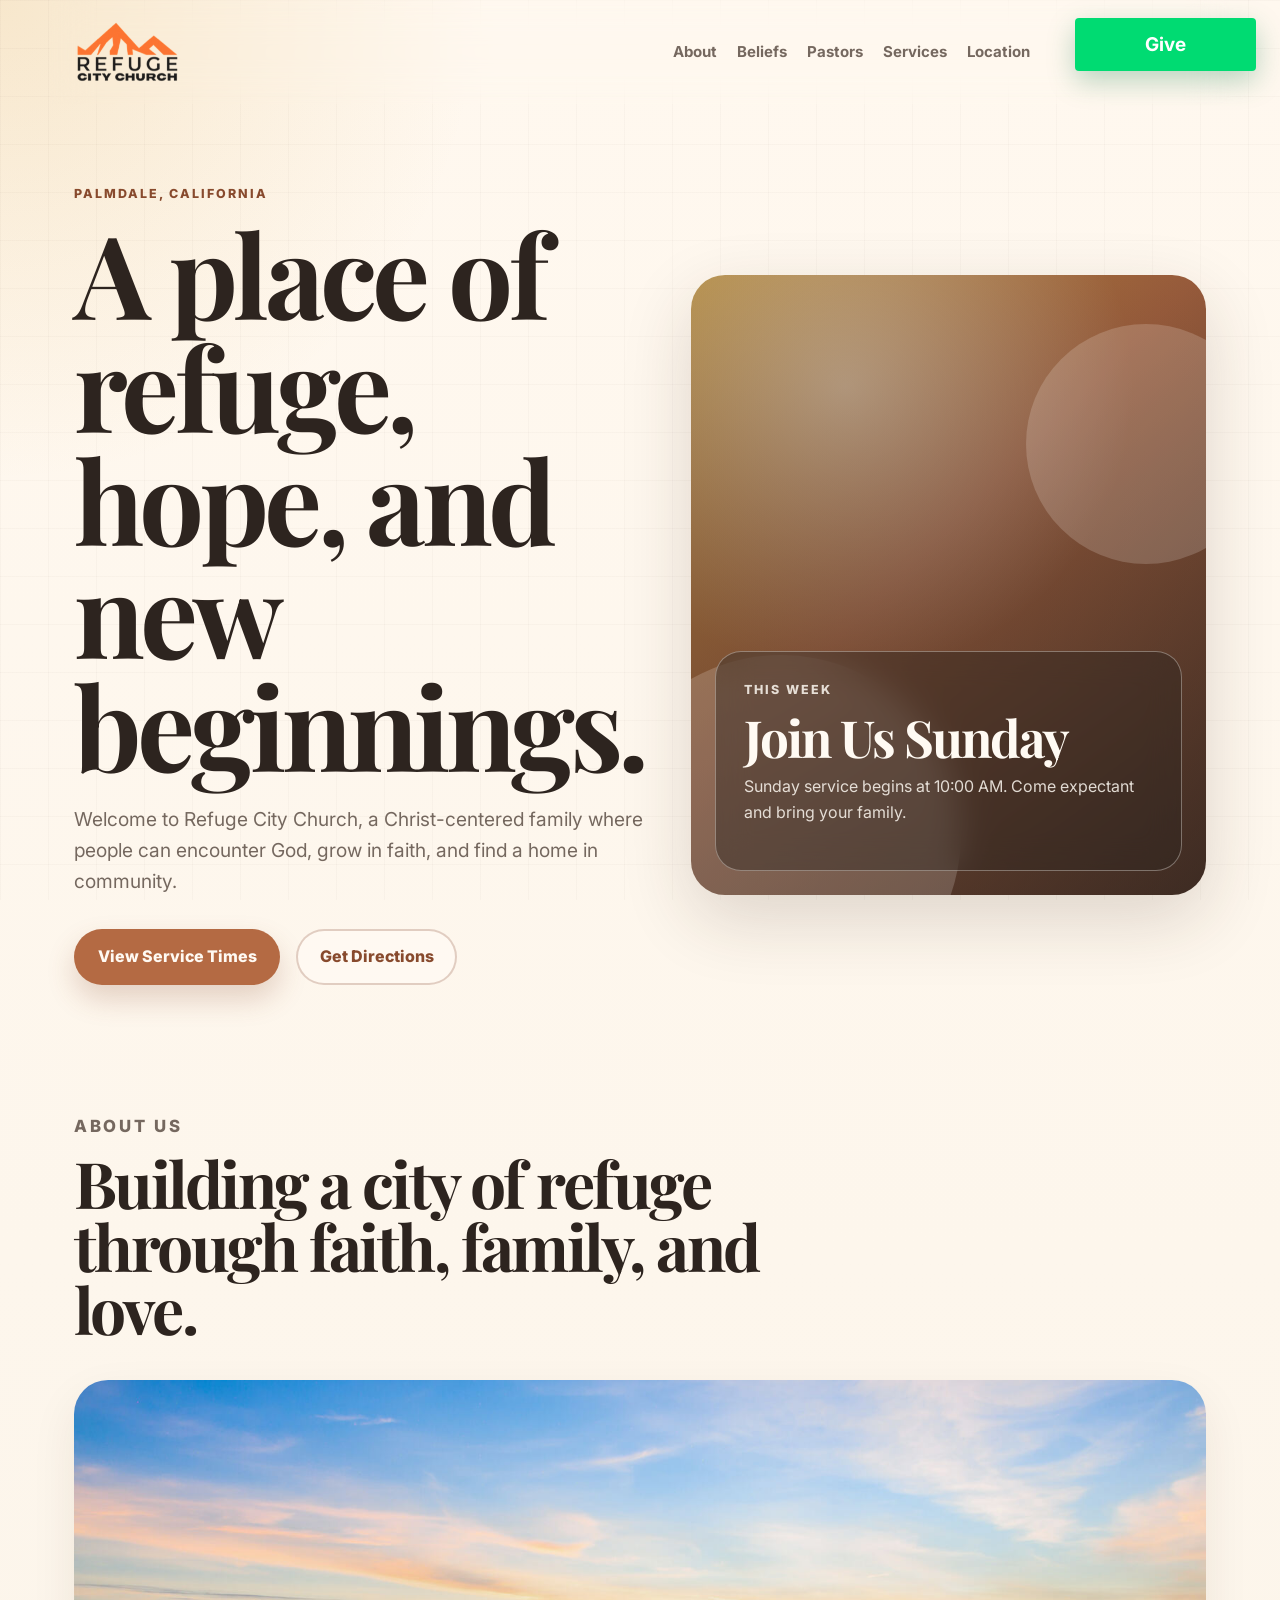
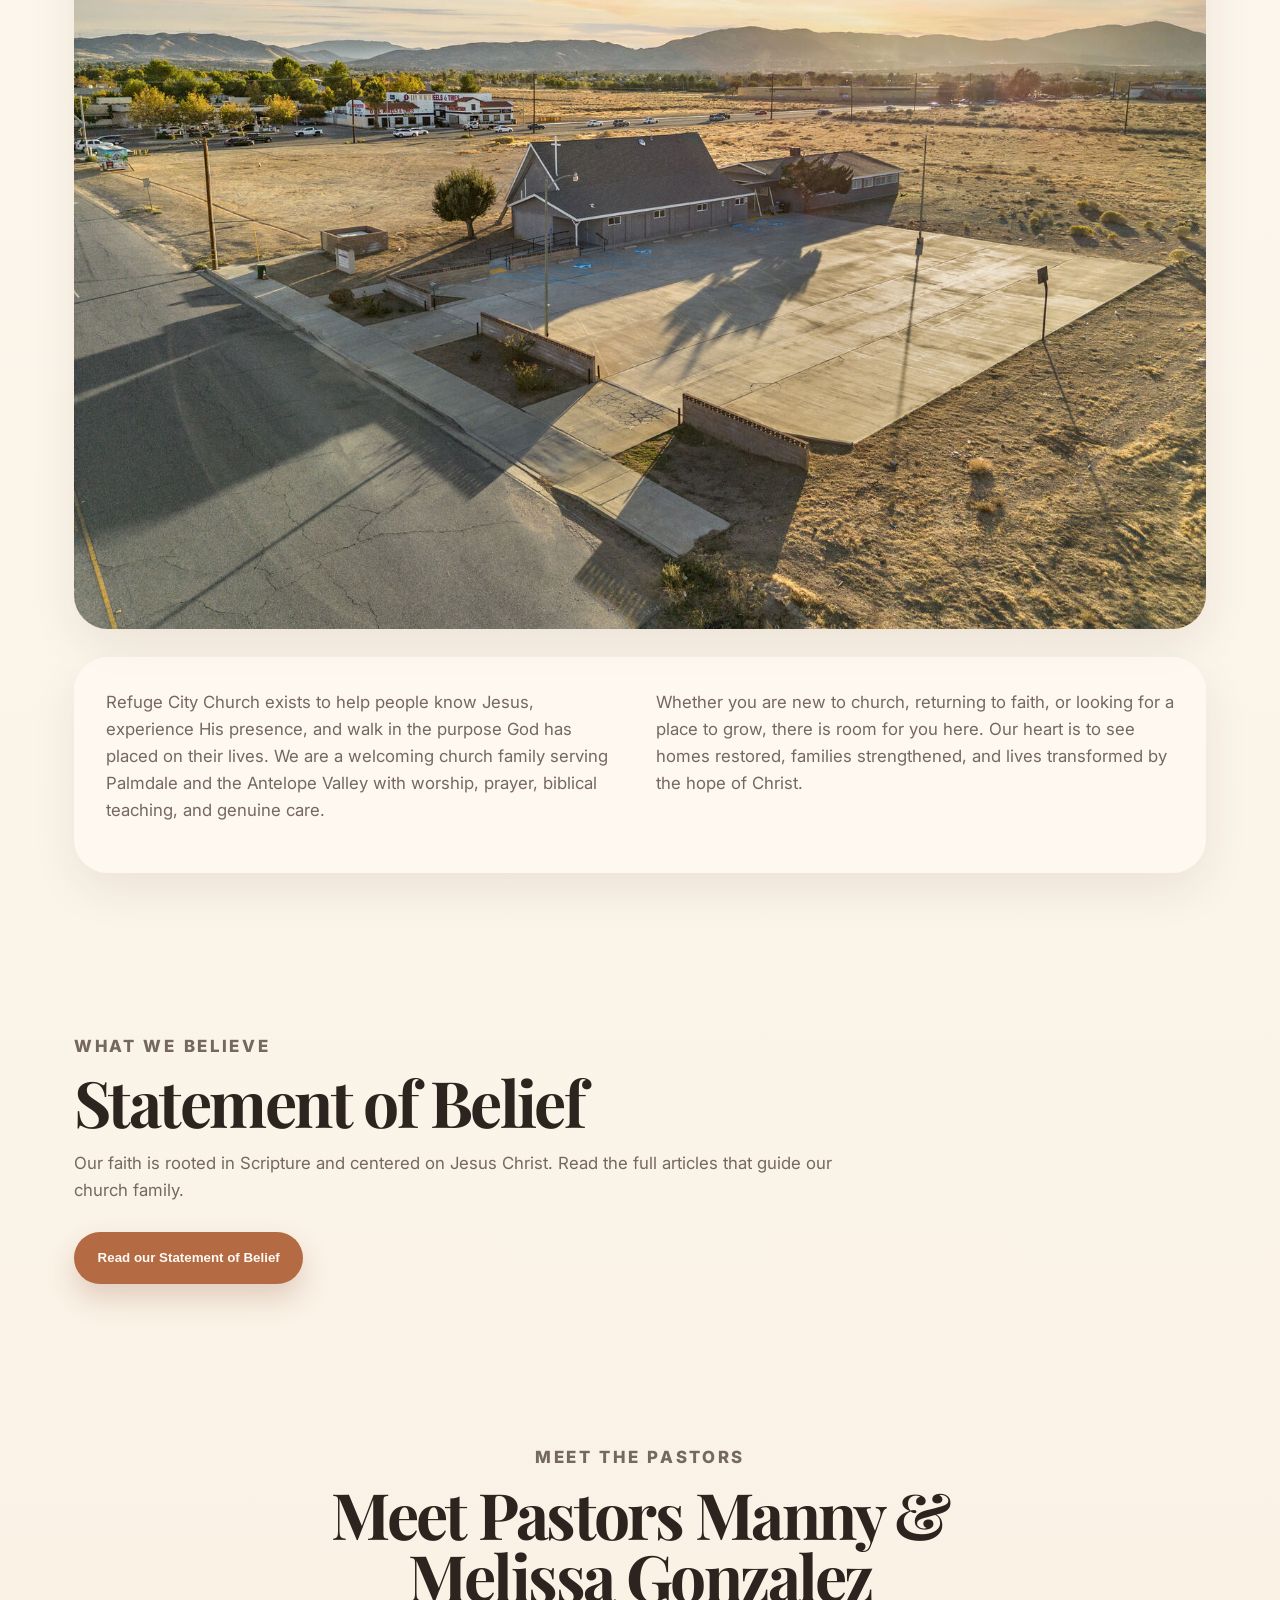
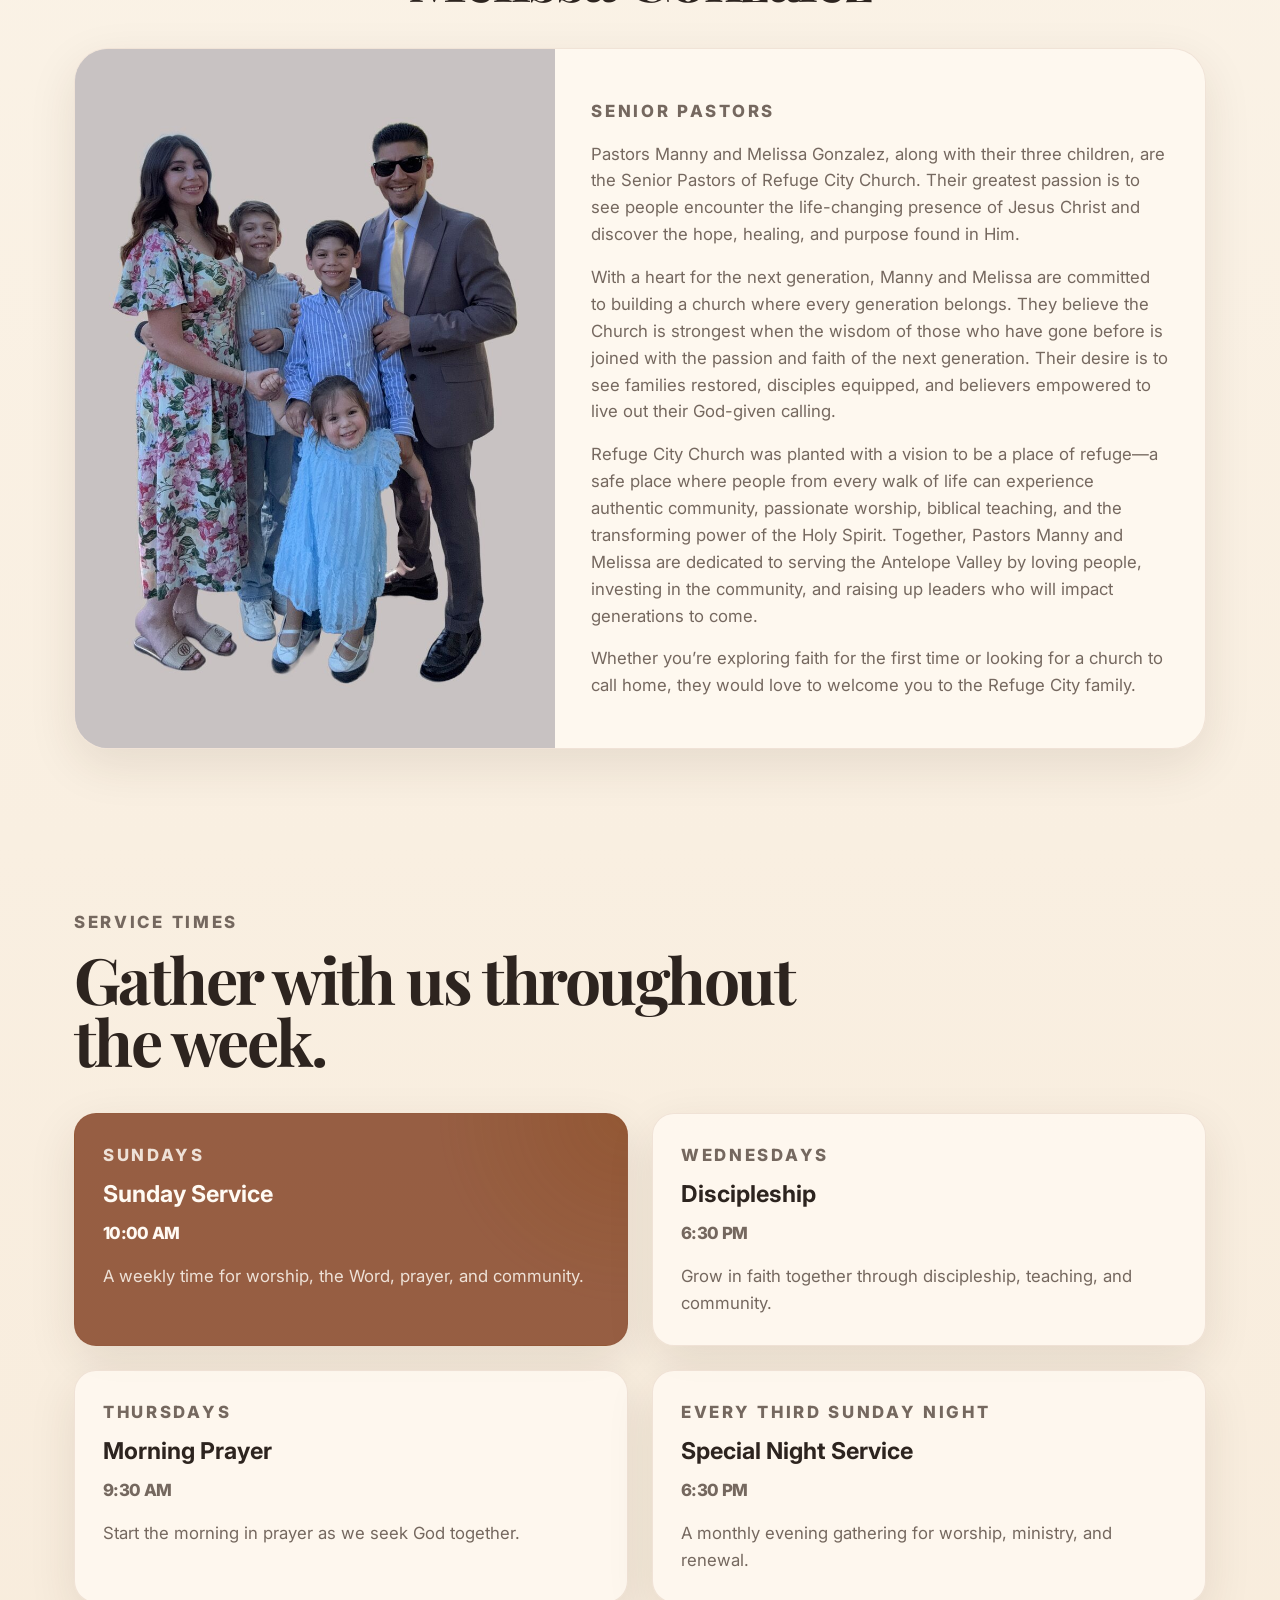
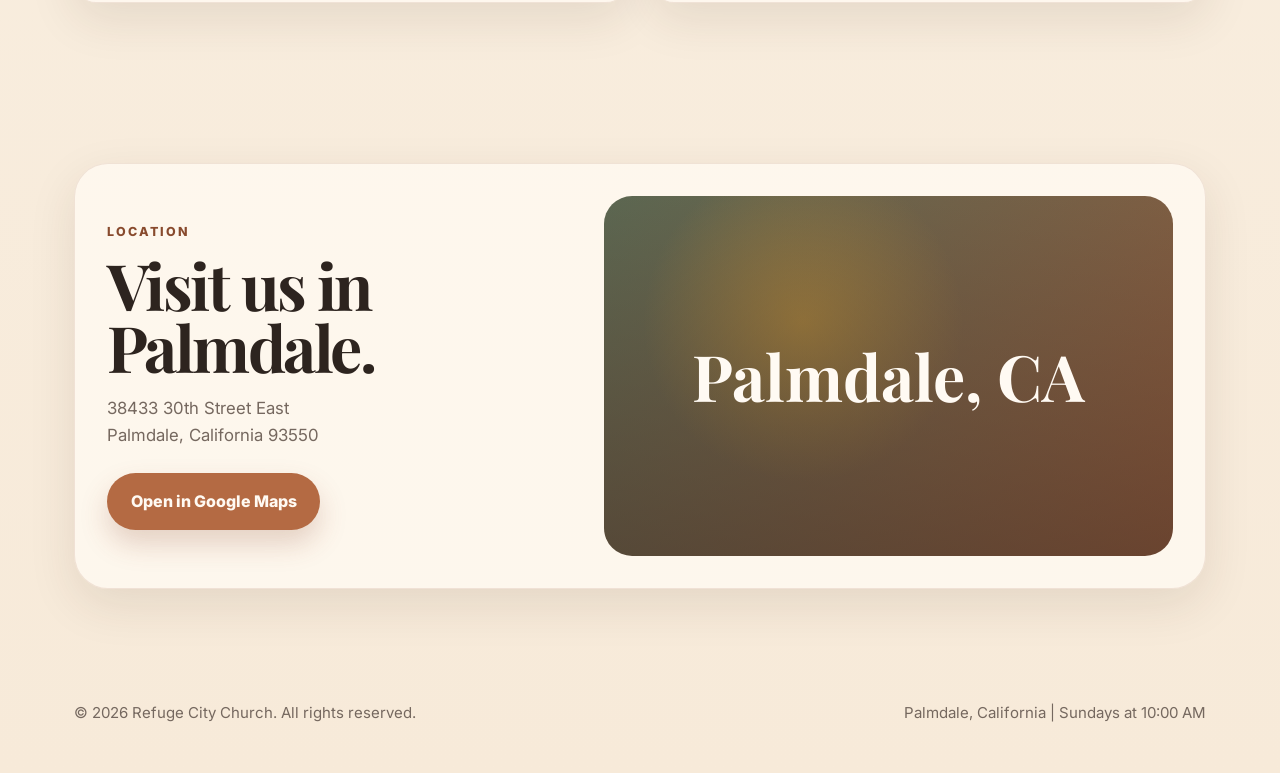
<file: index.html>
<!DOCTYPE html>
<html lang="en">

<head>
  <meta charset="UTF-8">
  <meta name="viewport" content="width=device-width, initial-scale=1.0">
  <meta name="robots" content="noindex, nofollow">
  <meta name="description"
    content="Refuge City Church in Palmdale, California. Join us for weekly services, prayer, and community.">
  <title>Refuge City Church | Palmdale, CA</title>
  <link rel="preconnect" href="https://fonts.googleapis.com">
  <link rel="preconnect" href="https://fonts.gstatic.com" crossorigin="">
  <link
    href="https://fonts.googleapis.com/css2?family=Inter:wght@400;500;600;700;800&family=Playfair+Display:wght@600;700&display=swap"
    rel="stylesheet">
  <link rel="stylesheet" href="styles.css?v=1.0.4">
</head>

<body>
  <div class="give-button-fixed" aria-label="Give">
    <button class="tithely-give-button" data-form="45ba0452-cf1e-49e6-b0ba-a2d72cd7896d" style="background-color: #00DB72; font-family: inherit; font-weight: bold; font-size: 19px; padding: 15px 70px; border-radius: 4px; cursor: pointer; background-image: none; color: white; text-shadow: none; display: inline-block; float: none; border: none;">Give</button>
  </div>
  <script src="https://static.tithely.com/give/give.js" defer></script>

  <header data-hf-id="hf-s24h" class="site-header">
    <a data-hf-id="hf-2kfz" class="brand" href="#home" aria-label="Refuge City Church home">
      <img data-hf-id="hf-efya" class="brand-logo" src="public/logo.PNG" width="180" height="121" alt="Refuge City Church">
    </a>
    <nav data-hf-id="hf-84uz" class="main-nav" aria-label="Main navigation">
      <a data-hf-id="hf-04ss" href="#about">About</a>
      <a href="#beliefs">Beliefs</a>
      <a data-hf-id="hf-tumk" href="#pastors">Pastors</a>
      <a data-hf-id="hf-8btc" href="#services">Services</a>
      <a data-hf-id="hf-ckzy" href="#location">Location</a>
    </nav>
  </header>

  <main data-hf-id="hf-jw4k" id="home">
    <section data-hf-id="hf-219o" class="hero">
      <div data-hf-id="hf-vz54" class="hero-content">
        <p data-hf-id="hf-q5s6" class="eyebrow">Palmdale, California</p>
        <h1 data-hf-id="hf-n9ao">A place of refuge, hope, and new beginnings.</h1>
        <p data-hf-id="hf-fs7m" class="hero-copy">
          Welcome to Refuge City Church, a Christ-centered family where people can encounter God,
          grow in faith, and find a home in community.
        </p>
        <div data-hf-id="hf-ja7c" class="hero-actions" aria-label="Primary actions">
          <a data-hf-id="hf-xpwi" class="button button-primary" href="#services">View Service Times</a>
          <a data-hf-id="hf-0oz5" class="button button-secondary" href="#location">Get Directions</a>
        </div>
      </div>
      <div data-hf-id="hf-jmlc" class="hero-card" aria-label="Church gathering highlight">
        <div data-hf-id="hf-ogd8" class="hero-card-inner">
          <p data-hf-id="hf-910k" class="card-label">This Week</p>
          <h2 data-hf-id="hf-wkb1">Join Us Sunday</h2>
          <p data-hf-id="hf-bpgt">Sunday service begins at 10:00 AM. Come expectant and bring your family.</p>
        </div>
      </div>
    </section>

    <section data-hf-id="hf-g6ot" class="section about-section" id="about">
      <div data-hf-id="hf-c4sg" class="section-heading">
        <p data-hf-id="hf-a9ab" class="eyebrow">About Us</p>
        <h2 data-hf-id="hf-d448">Building a city of refuge through faith, family, and love.</h2>
      </div>
      <figure data-hf-id="hf-aerl" class="about-photo">
        <img data-hf-id="hf-aeri" src="public/aerial-about-us.jpg" width="1600" height="1200"
          alt="Aerial view of Refuge City Church and the surrounding Antelope Valley">
      </figure>
      <div data-hf-id="hf-6d0o" class="about-grid">
        <p data-hf-id="hf-pns8">
          Refuge City Church exists to help people know Jesus, experience His presence, and walk
          in the purpose God has placed on their lives. We are a welcoming church family serving
          Palmdale and the Antelope Valley with worship, prayer, biblical teaching, and genuine care.
        </p>
        <p data-hf-id="hf-ltq4">
          Whether you are new to church, returning to faith, or looking for a place to grow, there is
          room for you here. Our heart is to see homes restored, families strengthened, and lives
          transformed by the hope of Christ.
        </p>
      </div>
    </section>

    <section class="section beliefs-section" id="beliefs">
      <div class="section-heading">
        <p class="eyebrow">What We Believe</p>
        <h2>Statement of Belief</h2>
        <p>
          Our faith is rooted in Scripture and centered on Jesus Christ.
          Read the full articles that guide our church family.
        </p>
      </div>
      <button type="button" class="button button-primary" id="open-beliefs-modal"
        aria-haspopup="dialog" aria-controls="beliefs-dialog">
        Read our Statement of Belief
      </button>
    </section>

    <section data-hf-id="hf-mdwj" class="section pastors-section" id="pastors">
      <div data-hf-id="hf-hpwo" class="section-heading centered">
        <p data-hf-id="hf-0fsf" class="eyebrow">Meet the Pastors</p>
        <h2 data-hf-id="hf-94z4">Meet Pastors Manny &amp; Melissa Gonzalez</h2>
      </div>
      <article data-hf-id="hf-c669" class="pastors-profile">
        <div data-hf-id="hf-6ljz" class="pastors-photo">
          <img data-hf-id="hf-opnl" src="public/family.jpg" width="900" height="1309"
            alt="Pastors Manny and Melissa Gonzalez with their three children">
        </div>
        <div data-hf-id="hf-icj4" class="pastors-bio">
          <p data-hf-id="hf-yojv" class="card-label">Senior Pastors</p>
          <p data-hf-id="hf-qrbf">
            Pastors Manny and Melissa Gonzalez, along with their three children, are the Senior
            Pastors of Refuge City Church. Their greatest passion is to see people encounter the
            life-changing presence of Jesus Christ and discover the hope, healing, and purpose
            found in Him.
          </p>
          <p data-hf-id="hf-4l0h">
            With a heart for the next generation, Manny and Melissa are committed to building a
            church where every generation belongs. They believe the Church is strongest when the
            wisdom of those who have gone before is joined with the passion and faith of the next
            generation. Their desire is to see families restored, disciples equipped, and believers
            empowered to live out their God-given calling.
          </p>
          <p data-hf-id="hf-bio3">
            Refuge City Church was planted with a vision to be a place of refuge—a safe place where
            people from every walk of life can experience authentic community, passionate worship,
            biblical teaching, and the transforming power of the Holy Spirit. Together, Pastors
            Manny and Melissa are dedicated to serving the Antelope Valley by loving people,
            investing in the community, and raising up leaders who will impact generations to come.
          </p>
          <p data-hf-id="hf-bio4">
            Whether you’re exploring faith for the first time or looking for a church to call home,
            they would love to welcome you to the Refuge City family.
          </p>
        </div>
      </article>
    </section>

    <section data-hf-id="hf-pfdw" class="section service-section" id="services">
      <div data-hf-id="hf-rk8o" class="section-heading">
        <p data-hf-id="hf-x799" class="eyebrow">Service Times</p>
        <h2 data-hf-id="hf-dxie">Gather with us throughout the week.</h2>
      </div>
      <div data-hf-id="hf-eweu" class="service-grid">
        <article data-hf-id="hf-p96h" class="service-card featured">
          <p data-hf-id="hf-k5r0" class="service-day">Sundays</p>
          <h3 data-hf-id="hf-rs11">Sunday Service</h3>
          <p data-hf-id="hf-djhs" class="service-time">10:00 AM</p>
          <p data-hf-id="hf-grfz">A weekly time for worship, the Word, prayer, and community.</p>
        </article>
        <article class="service-card">
          <p class="service-day">Wednesdays</p>
          <h3>Discipleship</h3>
          <p class="service-time">6:30 PM</p>
          <p>Grow in faith together through discipleship, teaching, and community.</p>
        </article>
        <article data-hf-id="hf-5x4d" class="service-card">
          <p data-hf-id="hf-80rg" class="service-day">Thursdays</p>
          <h3 data-hf-id="hf-dakf">Morning Prayer</h3>
          <p data-hf-id="hf-17rg" class="service-time">9:30 AM</p>
          <p data-hf-id="hf-9w8u">Start the morning in prayer as we seek God together.</p>
        </article>
        <article data-hf-id="hf-hyg1" class="service-card">
          <p data-hf-id="hf-rl0t" class="service-day">Every Third Sunday Night</p>
          <h3 data-hf-id="hf-iwg6">Special Night Service</h3>
          <p data-hf-id="hf-6mrs" class="service-time">6:30 PM</p>
          <p data-hf-id="hf-ks7b">A monthly evening gathering for worship, ministry, and renewal.</p>
        </article>
      </div>
    </section>

    <section data-hf-id="hf-7487" class="section location-section" id="location">
      <div data-hf-id="hf-9lr0" class="location-card">
        <div data-hf-id="hf-yeow">
          <p data-hf-id="hf-db97" class="eyebrow">Location</p>
          <h2 data-hf-id="hf-x2ef">Visit us in Palmdale.</h2>
          <address data-hf-id="hf-bwxd">
            38433 30th Street East<br data-hf-id="hf-x5px">
            Palmdale, California 93550
          </address>
          <a data-hf-id="hf-s3wj" class="button button-primary"
            href="https://www.google.com/maps/search/?api=1&query=38433%2030th%20Street%20East%2C%20Palmdale%2C%20California%2093550"
            target="_blank" rel="noreferrer">
            Open in Google Maps
          </a>
        </div>
        <div data-hf-id="hf-spky" class="map-placeholder" aria-label="Map placeholder">
          <span data-hf-id="hf-eqf1">Palmdale, CA</span>
        </div>
      </div>
    </section>
  </main>

  <footer data-hf-id="hf-uu4d" class="site-footer">
    <p data-hf-id="hf-mocg">© 2026 Refuge City Church. All rights reserved.</p>
    <p data-hf-id="hf-rtb5">Palmdale, California | Sundays at 10:00 AM</p>
  </footer>

  <dialog class="beliefs-dialog" id="beliefs-dialog" aria-labelledby="beliefs-dialog-title">
    <div class="beliefs-dialog-panel">
      <header class="beliefs-dialog-header">
        <h2 id="beliefs-dialog-title">The Official Articles of Faith</h2>
        <button type="button" class="beliefs-dialog-close" id="close-beliefs-modal" aria-label="Close">
          <span aria-hidden="true">&times;</span>
        </button>
      </header>
      <div class="beliefs-dialog-body">
        <article class="belief-article">
          <h3>The Bible</h3>
          <ul>
            <li>The Bible is the inspired, infallible, and authoritative Word of God.</li>
            <li>
              It serves as the ultimate guide and absolute rule for Christian faith and daily practice.
              <sup class="belief-cite">[<a href="https://www.obsctt.org/wp-content/uploads/2023/04/ARTICLE-OF-FAITH-revised.pdf" target="_blank" rel="noreferrer noopener">1</a>, <a href="https://pacificopenbible.com/about-us/our-core-beliefs" target="_blank" rel="noreferrer noopener">2</a>, <a href="https://www.open-bible.org/about-us" target="_blank" rel="noreferrer noopener">3</a>]</sup>
            </li>
          </ul>
        </article>
        <article class="belief-article">
          <h3>God and the Trinity</h3>
          <ul>
            <li>There is only one living and true God, who exists eternally in three distinct persons: the Father, the Son, and the Holy Spirit.</li>
            <li>
              All three persons of the Trinity are equal in divine perfection, attributes, power, and eternity.
              <sup class="belief-cite">[<a href="https://www.openbiblechristianschool.org/statement-of-faith" target="_blank" rel="noreferrer noopener">1</a>, <a href="https://www.openbiblecenter.org/beliefs" target="_blank" rel="noreferrer noopener">2</a>, <a href="https://www.open-bible.org/about-us" target="_blank" rel="noreferrer noopener">3</a>, <a href="https://www.obsctt.org/wp-content/uploads/2023/04/ARTICLE-OF-FAITH-revised.pdf" target="_blank" rel="noreferrer noopener">4</a>]</sup>
            </li>
          </ul>
        </article>
        <article class="belief-article">
          <h3>Jesus Christ</h3>
          <ul>
            <li>Jesus is fully divine and co-eternal with the Father.</li>
            <li>Core doctrines include His virgin birth, sinless life, recorded miracles, and vicarious, atoning death on the cross.</li>
            <li>
              Believers affirm His physical bodily resurrection, ascension to the right hand of God, and His literal future return in power and glory.
              <sup class="belief-cite">[<a href="https://pacificopenbible.com/about-us/our-core-beliefs" target="_blank" rel="noreferrer noopener">1</a>, <a href="https://www.obsctt.org/wp-content/uploads/2023/04/ARTICLE-OF-FAITH-revised.pdf" target="_blank" rel="noreferrer noopener">2</a>, <a href="https://www.openbiblechristianschool.org/statement-of-faith" target="_blank" rel="noreferrer noopener">3</a>]</sup>
            </li>
          </ul>
        </article>
        <article class="belief-article">
          <h3>Humanity and the Fall</h3>
          <ul>
            <li>Humanity was created good but fell into transgression through willful disobedience, inheriting a sinful Adamic nature.</li>
            <li>
              Because of this fall, people suffer total spiritual inability to rescue or save themselves through human effort.
              <sup class="belief-cite">[<a href="https://www.openbible.org/about/who-we-are" target="_blank" rel="noreferrer noopener">1</a>, <a href="https://www.openbiblechristianschool.org/statement-of-faith" target="_blank" rel="noreferrer noopener">2</a>, <a href="https://pacificopenbible.com/about-us/our-core-beliefs" target="_blank" rel="noreferrer noopener">3</a>, <a href="https://www.openbibleeast.org/statement-of-faith" target="_blank" rel="noreferrer noopener">4</a>]</sup>
            </li>
          </ul>
        </article>
        <article class="belief-article">
          <h3>The Plan of Redemption and Salvation</h3>
          <ul>
            <li>Jesus Christ was the planned sacrifice from the foundation of the world to bear the curse of human sin.</li>
            <li>Salvation is a free gift provided by God's grace alone and cannot be earned.</li>
            <li>It is received exclusively through sincere, godly repentance and personal faith accepting Jesus Christ as Lord and Savior.</li>
            <li>
              Upon salvation, the Holy Spirit regenerates the believer, making them a completely new creation.
              <sup class="belief-cite">[<a href="https://www.openbibleeast.org/statement-of-faith" target="_blank" rel="noreferrer noopener">1</a>, <a href="https://www.obsctt.org/wp-content/uploads/2023/04/ARTICLE-OF-FAITH-revised.pdf" target="_blank" rel="noreferrer noopener">2</a>, <a href="https://pacificopenbible.com/about-us/our-core-beliefs" target="_blank" rel="noreferrer noopener">3</a>]</sup>
            </li>
          </ul>
        </article>
        <article class="belief-article">
          <h3>Water Baptism</h3>
          <ul>
            <li>Believers practice complete water baptism by immersion in the name of the Father, Son, and Holy Spirit.</li>
            <li>It serves as an commanded, outward public sign of the inward spiritual transformation that occurred at conversion.</li>
            <li>
              It is explicitly not viewed as a strict prerequisite or requirement to obtain salvation.
              <sup class="belief-cite">[<a href="https://openbiblerc.org/core-beliefs-open-bible-church-what-we-believe/" target="_blank" rel="noreferrer noopener">1</a>, <a href="https://www.open-bible.org/about-us" target="_blank" rel="noreferrer noopener">2</a>]</sup>
            </li>
          </ul>
        </article>
        <article class="belief-article">
          <h3>Communion</h3>
          <ul>
            <li>The church partakes in the bread and the cup to remember Christ's death, burial, and resurrection.</li>
            <li>
              They practice open communion, meaning any baptized Christian believer is welcome to participate regardless of their formal denomination or local church affiliation.
              <sup class="belief-cite">[<a href="https://www.open-bible.org/about-us" target="_blank" rel="noreferrer noopener">1</a>, <a href="https://www.openbibleeast.org/statement-of-faith" target="_blank" rel="noreferrer noopener">2</a>]</sup>
            </li>
          </ul>
        </article>
        <article class="belief-article">
          <h3>The Baptism in the Holy Spirit</h3>
          <ul>
            <li>While the Holy Spirit permanently indwells every Christian at the exact moment of salvation, the "Baptism in the Holy Spirit" is a distinct, subsequent experience.</li>
            <li>This experience releases spiritual power through faith, enabling believers to live holy lives and operate in spiritual gifts.</li>
            <li>
              Consistent with New Testament accounts, believers expect this baptism to be accompanied by speaking in tongues and other biblical manifestations.
              <sup class="belief-cite">[<a href="https://openbiblerc.org/core-beliefs-open-bible-church-what-we-believe/" target="_blank" rel="noreferrer noopener">1</a>]</sup>
            </li>
          </ul>
        </article>
        <article class="belief-article">
          <h3>Evangelism and Missions</h3>
          <ul>
            <li>Following the Great Commission, the church is commanded to spread the Gospel message globally to every nation, tongue, and ethnicity.</li>
            <li>
              The spiritual health and growth of the local church relies on active sacrifice and support for global missionary work.
              <sup class="belief-cite">[<a href="https://openbiblerc.org/core-beliefs-open-bible-church-what-we-believe/" target="_blank" rel="noreferrer noopener">1</a>]</sup>
            </li>
          </ul>
        </article>
        <article class="belief-article">
          <h3>The Final Judgment and Future State</h3>
          <ul>
            <li>There will be a future resurrection of both the saved and the lost for a final judgment.</li>
            <li>
              Those saved through Christ will be resurrected to enjoy eternal life with God in heaven, while those who reject salvation will face eternal punishment and damnation in hell.
              <sup class="belief-cite">[<a href="https://pacificopenbible.com/about-us/our-core-beliefs" target="_blank" rel="noreferrer noopener">1</a>]</sup>
            </li>
          </ul>
        </article>
      </div>
    </div>
  </dialog>

  <script>
    (function () {
      var dialog = document.getElementById("beliefs-dialog");
      var openBtn = document.getElementById("open-beliefs-modal");
      var closeBtn = document.getElementById("close-beliefs-modal");
      if (!dialog || !openBtn || !closeBtn) return;

      var supportsModal = typeof dialog.showModal === "function";

      function openDialog() {
        if (supportsModal) {
          dialog.showModal();
        } else {
          dialog.setAttribute("open", "");
          dialog.classList.add("is-fallback");
        }
        document.body.classList.add("modal-open");
        closeBtn.focus();
      }

      function closeDialog() {
        if (supportsModal && dialog.open) {
          dialog.close();
        } else {
          dialog.removeAttribute("open");
          dialog.classList.remove("is-fallback");
        }
        document.body.classList.remove("modal-open");
        openBtn.focus();
      }

      openBtn.addEventListener("click", openDialog);
      closeBtn.addEventListener("click", closeDialog);

      dialog.addEventListener("click", function (event) {
        if (event.target === dialog) closeDialog();
      });

      dialog.addEventListener("close", function () {
        document.body.classList.remove("modal-open");
      });

      if (!supportsModal) {
        document.addEventListener("keydown", function (event) {
          if (event.key === "Escape" && dialog.hasAttribute("open")) {
            closeDialog();
          }
        });
      }
    })();
  </script>
</body>

</html>
</file>
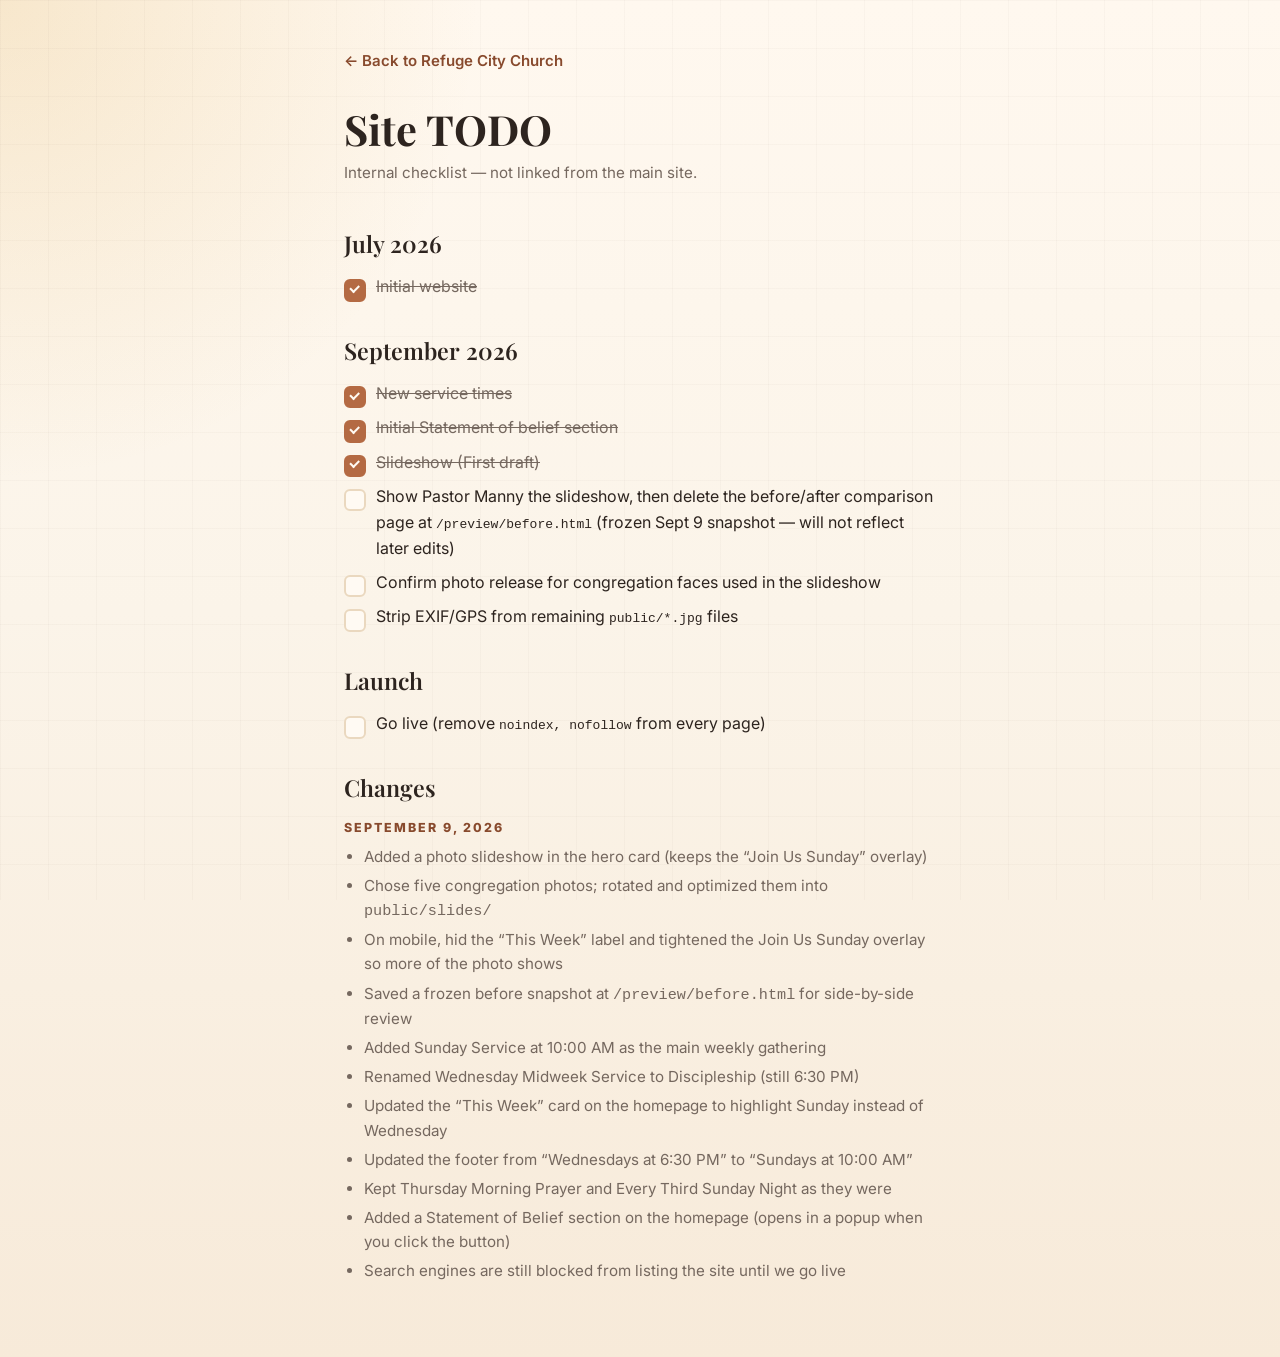
<file: todo/index.html>
<!DOCTYPE html>
<html lang="en">

<head>
  <meta charset="UTF-8">
  <meta name="viewport" content="width=device-width, initial-scale=1.0">
  <meta name="robots" content="noindex, nofollow">
  <title>Site TODO | Refuge City Church</title>
  <link rel="preconnect" href="https://fonts.googleapis.com">
  <link rel="preconnect" href="https://fonts.gstatic.com" crossorigin="">
  <link
    href="https://fonts.googleapis.com/css2?family=Inter:wght@400;500;600;700;800&family=Playfair+Display:wght@600;700&display=swap"
    rel="stylesheet">
  <style>
    :root {
      --color-cream: #fbf4e9;
      --color-sand: #ead8bf;
      --color-clay: #b46a43;
      --color-clay-dark: #884a2d;
      --color-ink: #2d241f;
      --color-muted: #75685f;
      --color-white: #fffaf3;
      --color-gold: #d9a441;
    }

    * {
      box-sizing: border-box;
    }

    body {
      margin: 0;
      color: var(--color-ink);
      background:
        radial-gradient(circle at top left, rgba(217, 164, 65, 0.2), transparent 30rem),
        linear-gradient(180deg, #fff8ef 0%, var(--color-cream) 45%, #f7ead9 100%);
      font-family: "Inter", Arial, sans-serif;
      line-height: 1.6;
    }

    body::before {
      content: "";
      position: fixed;
      inset: 0;
      z-index: -1;
      background-image:
        linear-gradient(rgba(45, 36, 31, 0.025) 1px, transparent 1px),
        linear-gradient(90deg, rgba(45, 36, 31, 0.025) 1px, transparent 1px);
      background-size: 48px 48px;
    }

    .todo-page {
      max-width: 40rem;
      margin: 0 auto;
      padding: 3rem 1.5rem 4rem;
    }

    .todo-back {
      display: inline-block;
      margin-bottom: 2rem;
      color: var(--color-clay-dark);
      font-size: 0.94rem;
      font-weight: 600;
      text-decoration: none;
    }

    .todo-back:hover {
      color: var(--color-clay);
      text-decoration: underline;
    }

    .todo-page h1 {
      margin: 0 0 0.5rem;
      font-family: "Playfair Display", Georgia, serif;
      font-size: clamp(2rem, 4vw, 2.6rem);
      font-weight: 700;
      line-height: 1.15;
    }

    .todo-note {
      margin: 0 0 2.5rem;
      color: var(--color-muted);
      font-size: 0.95rem;
    }

    .todo-content h2 {
      margin: 2rem 0 0.75rem;
      font-family: "Playfair Display", Georgia, serif;
      font-size: 1.45rem;
      font-weight: 600;
      color: var(--color-ink);
    }

    .todo-list {
      margin: 0;
      padding: 0;
      list-style: none;
    }

    .todo-list li {
      position: relative;
      margin: 0.55rem 0;
      padding-left: 2rem;
      color: var(--color-ink);
    }

    .todo-list li::before {
      content: "";
      position: absolute;
      top: 0.3rem;
      left: 0;
      width: 1.15rem;
      height: 1.15rem;
      border: 2px solid var(--color-sand);
      border-radius: 6px;
      background: var(--color-white);
    }

    .todo-list li.done::before {
      border-color: var(--color-clay);
      background: var(--color-clay);
    }

    .todo-list li.done::after {
      content: "";
      position: absolute;
      top: 0.66rem;
      left: 0.35rem;
      width: 0.42rem;
      height: 0.22rem;
      border-left: 2px solid var(--color-white);
      border-bottom: 2px solid var(--color-white);
      transform: rotate(-45deg);
    }

    .todo-list del {
      color: var(--color-muted);
    }

    .todo-changes {
      margin: 0;
      padding: 0;
      list-style: none;
    }

    .todo-changes > li {
      margin: 0.75rem 0;
      color: var(--color-muted);
      font-size: 0.95rem;
    }

    .todo-changes ul {
      margin: 0.4rem 0 0;
      padding-left: 1.25rem;
    }

    .todo-changes ul li {
      margin: 0.3rem 0;
      color: var(--color-muted);
      font-size: 0.95rem;
      list-style: disc;
    }

    .todo-change-date {
      display: block;
      color: var(--color-clay-dark);
      font-size: 0.78rem;
      font-weight: 800;
      letter-spacing: 0.16em;
      text-transform: uppercase;
    }
  </style>
</head>

<body>
  <main class="todo-page">
    <a class="todo-back" href="/">← Back to Refuge City Church</a>
    <h1>Site TODO</h1>
    <p class="todo-note">Internal checklist — not linked from the main site.</p>
    <div class="todo-content">
      <h2>July 2026</h2>
      <ul class="todo-list">
        <li class="done"><del>Initial website</del></li>
      </ul>

      <h2>September 2026</h2>
      <ul class="todo-list">
        <li class="done"><del>New service times</del></li>
        <li class="done"><del>Initial Statement of belief section</del></li>
        <li class="done"><del>Slideshow (First draft)</del></li>
        <li>
          Show Pastor Manny the slideshow, then delete the before/after comparison page at
          <code>/preview/before.html</code>
          (frozen Sept 9 snapshot — will not reflect later edits)
        </li>
        <li>Confirm photo release for congregation faces used in the slideshow</li>
        <li>Strip EXIF/GPS from remaining <code>public/*.jpg</code> files</li>
      </ul>

      <h2>Launch</h2>
      <ul class="todo-list">
        <li>Go live (remove <code>noindex, nofollow</code> from every page)</li>
      </ul>

      <h2>Changes</h2>
      <ul class="todo-changes">
        <li>
          <span class="todo-change-date">September 9, 2026</span>
          <ul>
            <li>Added a photo slideshow in the hero card (keeps the “Join Us Sunday” overlay)</li>
            <li>Chose five congregation photos; rotated and optimized them into <code>public/slides/</code></li>
            <li>On mobile, hid the “This Week” label and tightened the Join Us Sunday overlay so more of the photo shows</li>
            <li>Saved a frozen before snapshot at <code>/preview/before.html</code> for side-by-side review</li>
            <li>Added Sunday Service at 10:00 AM as the main weekly gathering</li>
            <li>Renamed Wednesday Midweek Service to Discipleship (still 6:30 PM)</li>
            <li>Updated the “This Week” card on the homepage to highlight Sunday instead of Wednesday</li>
            <li>Updated the footer from “Wednesdays at 6:30 PM” to “Sundays at 10:00 AM”</li>
            <li>Kept Thursday Morning Prayer and Every Third Sunday Night as they were</li>
            <li>Added a Statement of Belief section on the homepage (opens in a popup when you click the button)</li>
            <li>Search engines are still blocked from listing the site until we go live</li>
          </ul>
        </li>
      </ul>
    </div>
  </main>
</body>

</html>
</file>
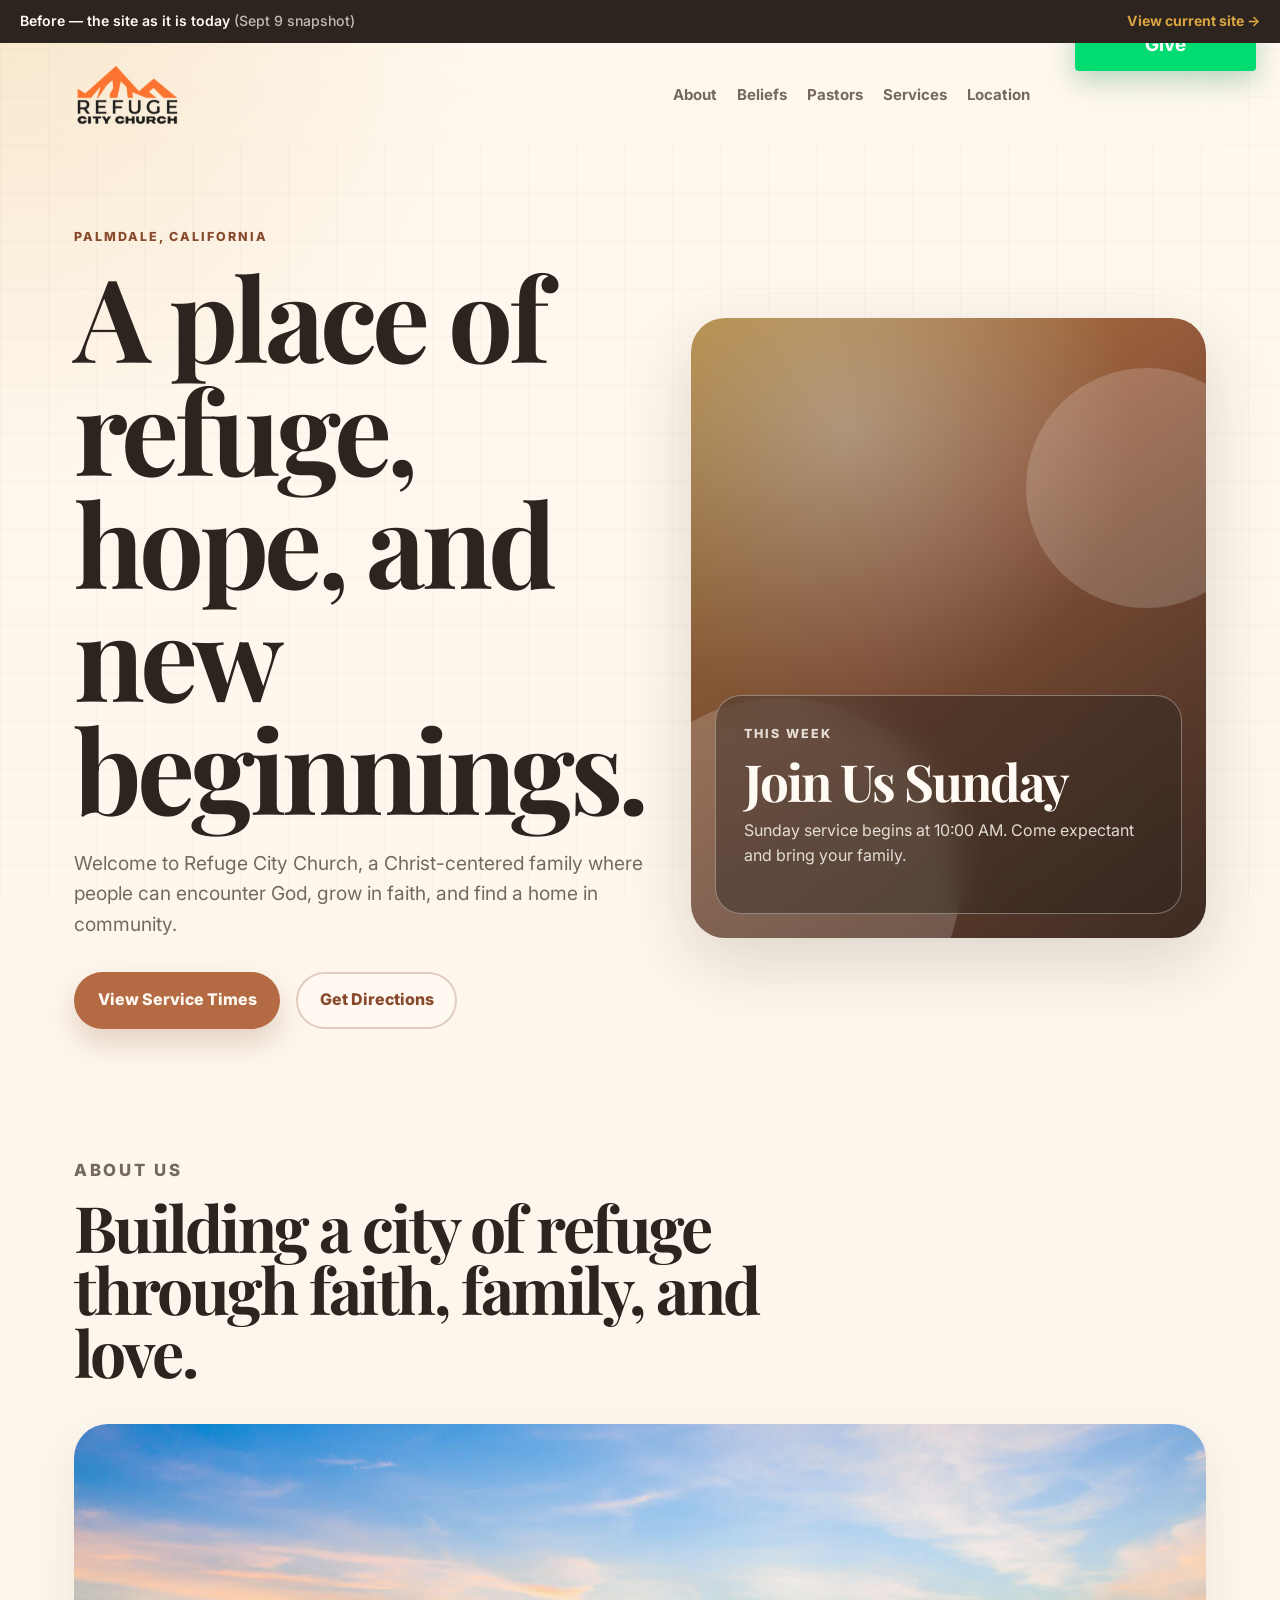
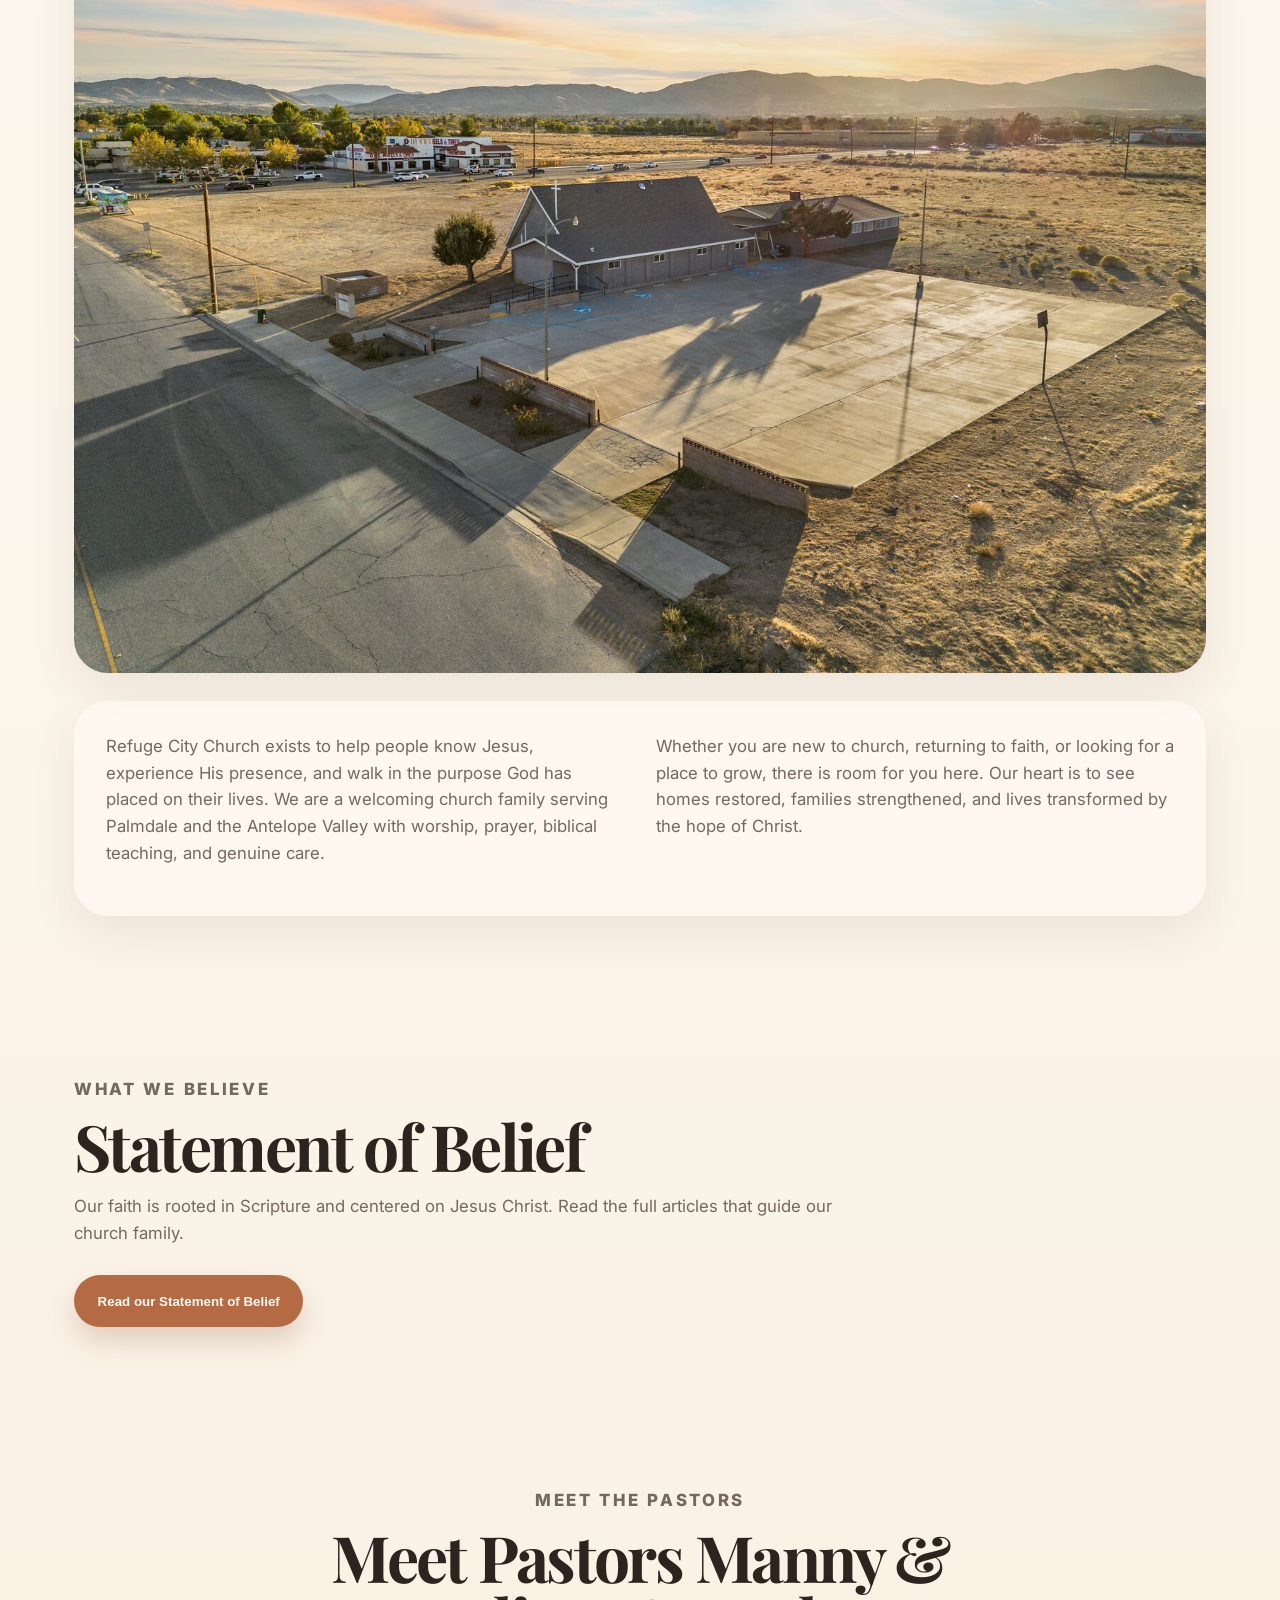
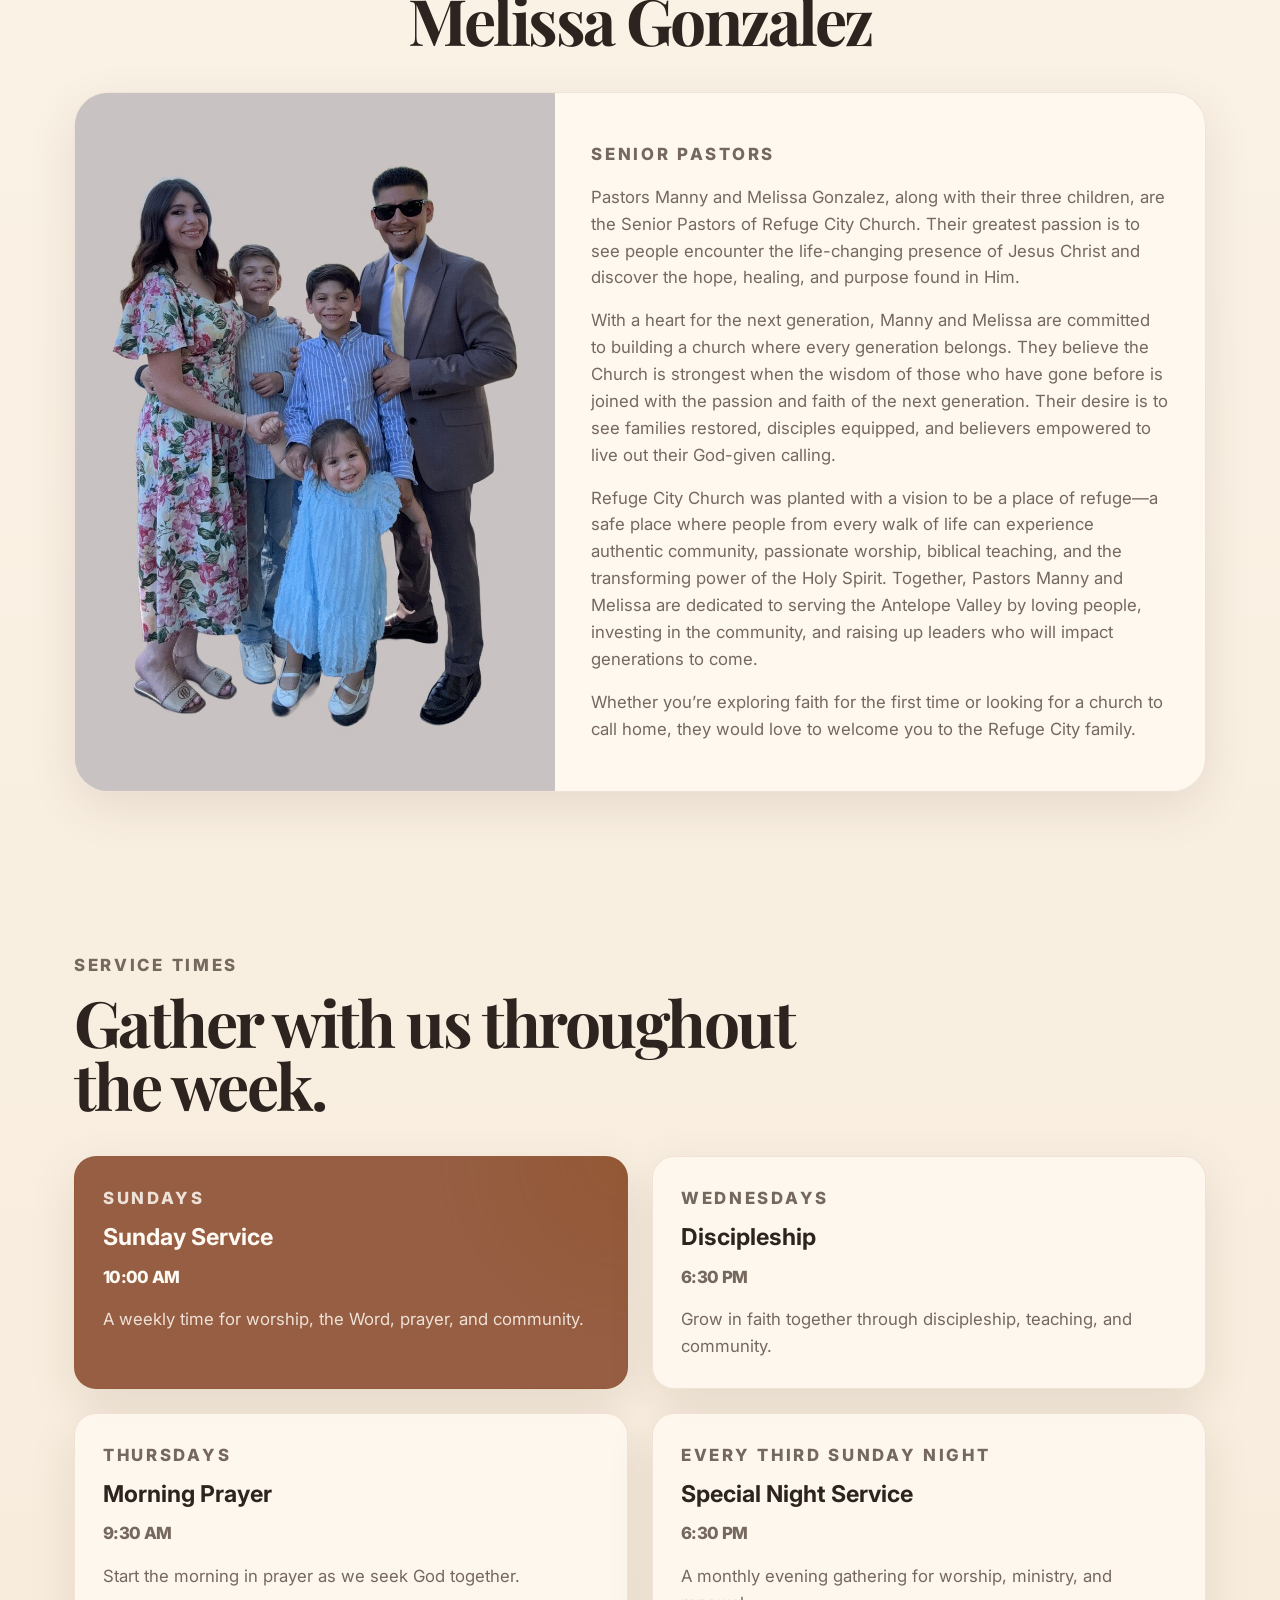
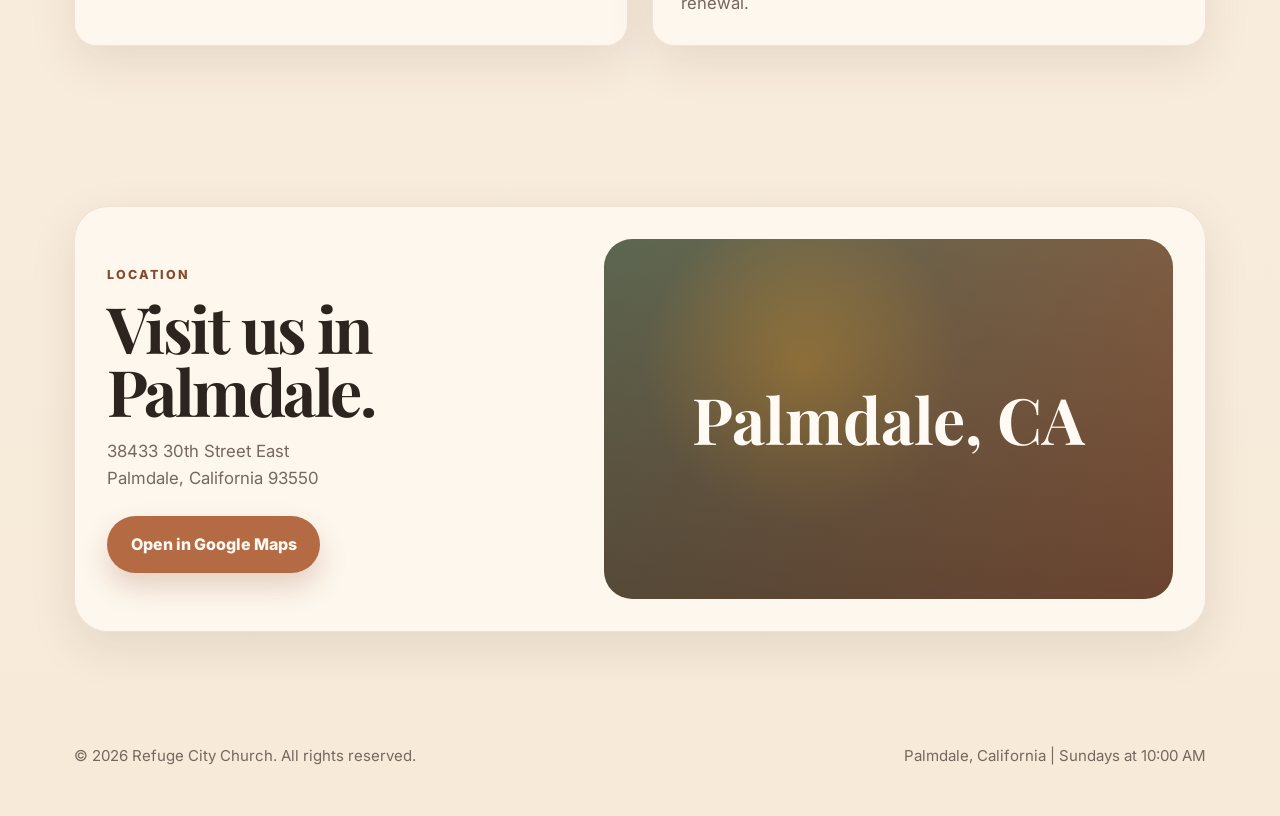
<file: preview/before.html>
<!DOCTYPE html>
<html lang="en">

<head>
  <meta charset="UTF-8">
  <meta name="viewport" content="width=device-width, initial-scale=1.0">
  <meta name="robots" content="noindex, nofollow">
  <meta name="description"
    content="Refuge City Church in Palmdale, California. Join us for weekly services, prayer, and community.">
  <title>Before | Refuge City Church</title>
  <link rel="preconnect" href="https://fonts.googleapis.com">
  <link rel="preconnect" href="https://fonts.gstatic.com" crossorigin="">
  <link
    href="https://fonts.googleapis.com/css2?family=Inter:wght@400;500;600;700;800&family=Playfair+Display:wght@600;700&display=swap"
    rel="stylesheet">
  <link rel="stylesheet" href="/styles.css?v=1.0.5">
</head>

<body>
  <div class="before-banner" style="position:sticky;top:0;z-index:50;display:flex;align-items:center;justify-content:space-between;gap:1rem;padding:0.65rem 1.25rem;background:#2d241f;color:#fffaf3;font-family:Inter,Arial,sans-serif;font-size:0.88rem;font-weight:600;">
    <span>Before — the site as it is today <span style="opacity:0.7;font-weight:500;">(Sept 9 snapshot)</span></span>
    <a href="/" style="color:#d9a441;text-decoration:none;font-weight:700;white-space:nowrap;">View current site →</a>
  </div>
  <div class="give-button-fixed" aria-label="Give">
    <button class="tithely-give-button" data-form="45ba0452-cf1e-49e6-b0ba-a2d72cd7896d" style="background-color: #00DB72; font-family: inherit; font-weight: bold; font-size: 19px; padding: 15px 70px; border-radius: 4px; cursor: pointer; background-image: none; color: white; text-shadow: none; display: inline-block; float: none; border: none;">Give</button>
  </div>
  <script src="https://static.tithely.com/give/give.js" defer></script>

  <header data-hf-id="hf-s24h" class="site-header">
    <a data-hf-id="hf-2kfz" class="brand" href="#home" aria-label="Refuge City Church home">
      <img data-hf-id="hf-efya" class="brand-logo" src="/public/logo.PNG" width="180" height="121" alt="Refuge City Church">
    </a>
    <nav data-hf-id="hf-84uz" class="main-nav" aria-label="Main navigation">
      <a data-hf-id="hf-04ss" href="#about">About</a>
      <a href="#beliefs">Beliefs</a>
      <a data-hf-id="hf-tumk" href="#pastors">Pastors</a>
      <a data-hf-id="hf-8btc" href="#services">Services</a>
      <a data-hf-id="hf-ckzy" href="#location">Location</a>
    </nav>
  </header>

  <main data-hf-id="hf-jw4k" id="home">
    <section data-hf-id="hf-219o" class="hero">
      <div data-hf-id="hf-vz54" class="hero-content">
        <p data-hf-id="hf-q5s6" class="eyebrow">Palmdale, California</p>
        <h1 data-hf-id="hf-n9ao">A place of refuge, hope, and new beginnings.</h1>
        <p data-hf-id="hf-fs7m" class="hero-copy">
          Welcome to Refuge City Church, a Christ-centered family where people can encounter God,
          grow in faith, and find a home in community.
        </p>
        <div data-hf-id="hf-ja7c" class="hero-actions" aria-label="Primary actions">
          <a data-hf-id="hf-xpwi" class="button button-primary" href="#services">View Service Times</a>
          <a data-hf-id="hf-0oz5" class="button button-secondary" href="#location">Get Directions</a>
        </div>
      </div>
      <div data-hf-id="hf-jmlc" class="hero-card" aria-label="Church gathering highlight">
        <div data-hf-id="hf-ogd8" class="hero-card-inner">
          <p data-hf-id="hf-910k" class="card-label">This Week</p>
          <h2 data-hf-id="hf-wkb1">Join Us Sunday</h2>
          <p data-hf-id="hf-bpgt">Sunday service begins at 10:00 AM. Come expectant and bring your family.</p>
        </div>
      </div>
    </section>

    <section data-hf-id="hf-g6ot" class="section about-section" id="about">
      <div data-hf-id="hf-c4sg" class="section-heading">
        <p data-hf-id="hf-a9ab" class="eyebrow">About Us</p>
        <h2 data-hf-id="hf-d448">Building a city of refuge through faith, family, and love.</h2>
      </div>
      <figure data-hf-id="hf-aerl" class="about-photo">
        <img data-hf-id="hf-aeri" src="/public/aerial-about-us.jpg" width="1600" height="1200"
          alt="Aerial view of Refuge City Church and the surrounding Antelope Valley">
      </figure>
      <div data-hf-id="hf-6d0o" class="about-grid">
        <p data-hf-id="hf-pns8">
          Refuge City Church exists to help people know Jesus, experience His presence, and walk
          in the purpose God has placed on their lives. We are a welcoming church family serving
          Palmdale and the Antelope Valley with worship, prayer, biblical teaching, and genuine care.
        </p>
        <p data-hf-id="hf-ltq4">
          Whether you are new to church, returning to faith, or looking for a place to grow, there is
          room for you here. Our heart is to see homes restored, families strengthened, and lives
          transformed by the hope of Christ.
        </p>
      </div>
    </section>

    <section class="section beliefs-section" id="beliefs">
      <div class="section-heading">
        <p class="eyebrow">What We Believe</p>
        <h2>Statement of Belief</h2>
        <p>
          Our faith is rooted in Scripture and centered on Jesus Christ.
          Read the full articles that guide our church family.
        </p>
      </div>
      <button type="button" class="button button-primary" id="open-beliefs-modal"
        aria-haspopup="dialog" aria-controls="beliefs-dialog">
        Read our Statement of Belief
      </button>
    </section>

    <section data-hf-id="hf-mdwj" class="section pastors-section" id="pastors">
      <div data-hf-id="hf-hpwo" class="section-heading centered">
        <p data-hf-id="hf-0fsf" class="eyebrow">Meet the Pastors</p>
        <h2 data-hf-id="hf-94z4">Meet Pastors Manny &amp; Melissa Gonzalez</h2>
      </div>
      <article data-hf-id="hf-c669" class="pastors-profile">
        <div data-hf-id="hf-6ljz" class="pastors-photo">
          <img data-hf-id="hf-opnl" src="/public/family.jpg" width="900" height="1309"
            alt="Pastors Manny and Melissa Gonzalez with their three children">
        </div>
        <div data-hf-id="hf-icj4" class="pastors-bio">
          <p data-hf-id="hf-yojv" class="card-label">Senior Pastors</p>
          <p data-hf-id="hf-qrbf">
            Pastors Manny and Melissa Gonzalez, along with their three children, are the Senior
            Pastors of Refuge City Church. Their greatest passion is to see people encounter the
            life-changing presence of Jesus Christ and discover the hope, healing, and purpose
            found in Him.
          </p>
          <p data-hf-id="hf-4l0h">
            With a heart for the next generation, Manny and Melissa are committed to building a
            church where every generation belongs. They believe the Church is strongest when the
            wisdom of those who have gone before is joined with the passion and faith of the next
            generation. Their desire is to see families restored, disciples equipped, and believers
            empowered to live out their God-given calling.
          </p>
          <p data-hf-id="hf-bio3">
            Refuge City Church was planted with a vision to be a place of refuge—a safe place where
            people from every walk of life can experience authentic community, passionate worship,
            biblical teaching, and the transforming power of the Holy Spirit. Together, Pastors
            Manny and Melissa are dedicated to serving the Antelope Valley by loving people,
            investing in the community, and raising up leaders who will impact generations to come.
          </p>
          <p data-hf-id="hf-bio4">
            Whether you’re exploring faith for the first time or looking for a church to call home,
            they would love to welcome you to the Refuge City family.
          </p>
        </div>
      </article>
    </section>

    <section data-hf-id="hf-pfdw" class="section service-section" id="services">
      <div data-hf-id="hf-rk8o" class="section-heading">
        <p data-hf-id="hf-x799" class="eyebrow">Service Times</p>
        <h2 data-hf-id="hf-dxie">Gather with us throughout the week.</h2>
      </div>
      <div data-hf-id="hf-eweu" class="service-grid">
        <article data-hf-id="hf-p96h" class="service-card featured">
          <p data-hf-id="hf-k5r0" class="service-day">Sundays</p>
          <h3 data-hf-id="hf-rs11">Sunday Service</h3>
          <p data-hf-id="hf-djhs" class="service-time">10:00 AM</p>
          <p data-hf-id="hf-grfz">A weekly time for worship, the Word, prayer, and community.</p>
        </article>
        <article class="service-card">
          <p class="service-day">Wednesdays</p>
          <h3>Discipleship</h3>
          <p class="service-time">6:30 PM</p>
          <p>Grow in faith together through discipleship, teaching, and community.</p>
        </article>
        <article data-hf-id="hf-5x4d" class="service-card">
          <p data-hf-id="hf-80rg" class="service-day">Thursdays</p>
          <h3 data-hf-id="hf-dakf">Morning Prayer</h3>
          <p data-hf-id="hf-17rg" class="service-time">9:30 AM</p>
          <p data-hf-id="hf-9w8u">Start the morning in prayer as we seek God together.</p>
        </article>
        <article data-hf-id="hf-hyg1" class="service-card">
          <p data-hf-id="hf-rl0t" class="service-day">Every Third Sunday Night</p>
          <h3 data-hf-id="hf-iwg6">Special Night Service</h3>
          <p data-hf-id="hf-6mrs" class="service-time">6:30 PM</p>
          <p data-hf-id="hf-ks7b">A monthly evening gathering for worship, ministry, and renewal.</p>
        </article>
      </div>
    </section>

    <section data-hf-id="hf-7487" class="section location-section" id="location">
      <div data-hf-id="hf-9lr0" class="location-card">
        <div data-hf-id="hf-yeow">
          <p data-hf-id="hf-db97" class="eyebrow">Location</p>
          <h2 data-hf-id="hf-x2ef">Visit us in Palmdale.</h2>
          <address data-hf-id="hf-bwxd">
            38433 30th Street East<br data-hf-id="hf-x5px">
            Palmdale, California 93550
          </address>
          <a data-hf-id="hf-s3wj" class="button button-primary"
            href="https://www.google.com/maps/search/?api=1&query=38433%2030th%20Street%20East%2C%20Palmdale%2C%20California%2093550"
            target="_blank" rel="noreferrer">
            Open in Google Maps
          </a>
        </div>
        <div data-hf-id="hf-spky" class="map-placeholder" aria-label="Map placeholder">
          <span data-hf-id="hf-eqf1">Palmdale, CA</span>
        </div>
      </div>
    </section>
  </main>

  <footer data-hf-id="hf-uu4d" class="site-footer">
    <p data-hf-id="hf-mocg">© 2026 Refuge City Church. All rights reserved.</p>
    <p data-hf-id="hf-rtb5">Palmdale, California | Sundays at 10:00 AM</p>
  </footer>

  <dialog class="beliefs-dialog" id="beliefs-dialog" aria-labelledby="beliefs-dialog-title">
    <div class="beliefs-dialog-panel">
      <header class="beliefs-dialog-header">
        <h2 id="beliefs-dialog-title">The Official Articles of Faith</h2>
        <button type="button" class="beliefs-dialog-close" id="close-beliefs-modal" aria-label="Close">
          <span aria-hidden="true">&times;</span>
        </button>
      </header>
      <div class="beliefs-dialog-body">
        <article class="belief-article">
          <h3>The Bible</h3>
          <ul>
            <li>The Bible is the inspired, infallible, and authoritative Word of God.</li>
            <li>
              It serves as the ultimate guide and absolute rule for Christian faith and daily practice.
              <sup class="belief-cite">[<a href="https://www.obsctt.org/wp-content/uploads/2023/04/ARTICLE-OF-FAITH-revised.pdf" target="_blank" rel="noreferrer noopener">1</a>, <a href="https://pacificopenbible.com/about-us/our-core-beliefs" target="_blank" rel="noreferrer noopener">2</a>, <a href="https://www.open-bible.org/about-us" target="_blank" rel="noreferrer noopener">3</a>]</sup>
            </li>
          </ul>
        </article>
        <article class="belief-article">
          <h3>God and the Trinity</h3>
          <ul>
            <li>There is only one living and true God, who exists eternally in three distinct persons: the Father, the Son, and the Holy Spirit.</li>
            <li>
              All three persons of the Trinity are equal in divine perfection, attributes, power, and eternity.
              <sup class="belief-cite">[<a href="https://www.openbiblechristianschool.org/statement-of-faith" target="_blank" rel="noreferrer noopener">1</a>, <a href="https://www.openbiblecenter.org/beliefs" target="_blank" rel="noreferrer noopener">2</a>, <a href="https://www.open-bible.org/about-us" target="_blank" rel="noreferrer noopener">3</a>, <a href="https://www.obsctt.org/wp-content/uploads/2023/04/ARTICLE-OF-FAITH-revised.pdf" target="_blank" rel="noreferrer noopener">4</a>]</sup>
            </li>
          </ul>
        </article>
        <article class="belief-article">
          <h3>Jesus Christ</h3>
          <ul>
            <li>Jesus is fully divine and co-eternal with the Father.</li>
            <li>Core doctrines include His virgin birth, sinless life, recorded miracles, and vicarious, atoning death on the cross.</li>
            <li>
              Believers affirm His physical bodily resurrection, ascension to the right hand of God, and His literal future return in power and glory.
              <sup class="belief-cite">[<a href="https://pacificopenbible.com/about-us/our-core-beliefs" target="_blank" rel="noreferrer noopener">1</a>, <a href="https://www.obsctt.org/wp-content/uploads/2023/04/ARTICLE-OF-FAITH-revised.pdf" target="_blank" rel="noreferrer noopener">2</a>, <a href="https://www.openbiblechristianschool.org/statement-of-faith" target="_blank" rel="noreferrer noopener">3</a>]</sup>
            </li>
          </ul>
        </article>
        <article class="belief-article">
          <h3>Humanity and the Fall</h3>
          <ul>
            <li>Humanity was created good but fell into transgression through willful disobedience, inheriting a sinful Adamic nature.</li>
            <li>
              Because of this fall, people suffer total spiritual inability to rescue or save themselves through human effort.
              <sup class="belief-cite">[<a href="https://www.openbible.org/about/who-we-are" target="_blank" rel="noreferrer noopener">1</a>, <a href="https://www.openbiblechristianschool.org/statement-of-faith" target="_blank" rel="noreferrer noopener">2</a>, <a href="https://pacificopenbible.com/about-us/our-core-beliefs" target="_blank" rel="noreferrer noopener">3</a>, <a href="https://www.openbibleeast.org/statement-of-faith" target="_blank" rel="noreferrer noopener">4</a>]</sup>
            </li>
          </ul>
        </article>
        <article class="belief-article">
          <h3>The Plan of Redemption and Salvation</h3>
          <ul>
            <li>Jesus Christ was the planned sacrifice from the foundation of the world to bear the curse of human sin.</li>
            <li>Salvation is a free gift provided by God's grace alone and cannot be earned.</li>
            <li>It is received exclusively through sincere, godly repentance and personal faith accepting Jesus Christ as Lord and Savior.</li>
            <li>
              Upon salvation, the Holy Spirit regenerates the believer, making them a completely new creation.
              <sup class="belief-cite">[<a href="https://www.openbibleeast.org/statement-of-faith" target="_blank" rel="noreferrer noopener">1</a>, <a href="https://www.obsctt.org/wp-content/uploads/2023/04/ARTICLE-OF-FAITH-revised.pdf" target="_blank" rel="noreferrer noopener">2</a>, <a href="https://pacificopenbible.com/about-us/our-core-beliefs" target="_blank" rel="noreferrer noopener">3</a>]</sup>
            </li>
          </ul>
        </article>
        <article class="belief-article">
          <h3>Water Baptism</h3>
          <ul>
            <li>Believers practice complete water baptism by immersion in the name of the Father, Son, and Holy Spirit.</li>
            <li>It serves as an commanded, outward public sign of the inward spiritual transformation that occurred at conversion.</li>
            <li>
              It is explicitly not viewed as a strict prerequisite or requirement to obtain salvation.
              <sup class="belief-cite">[<a href="https://openbiblerc.org/core-beliefs-open-bible-church-what-we-believe/" target="_blank" rel="noreferrer noopener">1</a>, <a href="https://www.open-bible.org/about-us" target="_blank" rel="noreferrer noopener">2</a>]</sup>
            </li>
          </ul>
        </article>
        <article class="belief-article">
          <h3>Communion</h3>
          <ul>
            <li>The church partakes in the bread and the cup to remember Christ's death, burial, and resurrection.</li>
            <li>
              They practice open communion, meaning any baptized Christian believer is welcome to participate regardless of their formal denomination or local church affiliation.
              <sup class="belief-cite">[<a href="https://www.open-bible.org/about-us" target="_blank" rel="noreferrer noopener">1</a>, <a href="https://www.openbibleeast.org/statement-of-faith" target="_blank" rel="noreferrer noopener">2</a>]</sup>
            </li>
          </ul>
        </article>
        <article class="belief-article">
          <h3>The Baptism in the Holy Spirit</h3>
          <ul>
            <li>While the Holy Spirit permanently indwells every Christian at the exact moment of salvation, the "Baptism in the Holy Spirit" is a distinct, subsequent experience.</li>
            <li>This experience releases spiritual power through faith, enabling believers to live holy lives and operate in spiritual gifts.</li>
            <li>
              Consistent with New Testament accounts, believers expect this baptism to be accompanied by speaking in tongues and other biblical manifestations.
              <sup class="belief-cite">[<a href="https://openbiblerc.org/core-beliefs-open-bible-church-what-we-believe/" target="_blank" rel="noreferrer noopener">1</a>]</sup>
            </li>
          </ul>
        </article>
        <article class="belief-article">
          <h3>Evangelism and Missions</h3>
          <ul>
            <li>Following the Great Commission, the church is commanded to spread the Gospel message globally to every nation, tongue, and ethnicity.</li>
            <li>
              The spiritual health and growth of the local church relies on active sacrifice and support for global missionary work.
              <sup class="belief-cite">[<a href="https://openbiblerc.org/core-beliefs-open-bible-church-what-we-believe/" target="_blank" rel="noreferrer noopener">1</a>]</sup>
            </li>
          </ul>
        </article>
        <article class="belief-article">
          <h3>The Final Judgment and Future State</h3>
          <ul>
            <li>There will be a future resurrection of both the saved and the lost for a final judgment.</li>
            <li>
              Those saved through Christ will be resurrected to enjoy eternal life with God in heaven, while those who reject salvation will face eternal punishment and damnation in hell.
              <sup class="belief-cite">[<a href="https://pacificopenbible.com/about-us/our-core-beliefs" target="_blank" rel="noreferrer noopener">1</a>]</sup>
            </li>
          </ul>
        </article>
      </div>
    </div>
  </dialog>

  <script>
    (function () {
      var dialog = document.getElementById("beliefs-dialog");
      var openBtn = document.getElementById("open-beliefs-modal");
      var closeBtn = document.getElementById("close-beliefs-modal");
      if (!dialog || !openBtn || !closeBtn) return;

      var supportsModal = typeof dialog.showModal === "function";

      function openDialog() {
        if (supportsModal) {
          dialog.showModal();
        } else {
          dialog.setAttribute("open", "");
          dialog.classList.add("is-fallback");
        }
        document.body.classList.add("modal-open");
        closeBtn.focus();
      }

      function closeDialog() {
        if (supportsModal && dialog.open) {
          dialog.close();
        } else {
          dialog.removeAttribute("open");
          dialog.classList.remove("is-fallback");
        }
        document.body.classList.remove("modal-open");
        openBtn.focus();
      }

      openBtn.addEventListener("click", openDialog);
      closeBtn.addEventListener("click", closeDialog);

      dialog.addEventListener("click", function (event) {
        if (event.target === dialog) closeDialog();
      });

      dialog.addEventListener("close", function () {
        document.body.classList.remove("modal-open");
      });

      if (!supportsModal) {
        document.addEventListener("keydown", function (event) {
          if (event.key === "Escape" && dialog.hasAttribute("open")) {
            closeDialog();
          }
        });
      }
    })();
  </script>
</body>

</html>
</file>
<file: styles.css>
:root {
  --color-cream: #fbf4e9;
  --color-sand: #ead8bf;
  --color-clay: #b46a43;
  --color-clay-dark: #884a2d;
  --color-ink: #2d241f;
  --color-muted: #75685f;
  --color-white: #fffaf3;
  --color-gold: #d9a441;
  --shadow: 0 24px 70px rgba(58, 37, 24, 0.16);
  --radius-large: 34px;
  --radius-medium: 22px;
  --max-width: 1180px;
}

* {
  box-sizing: border-box;
}

html {
  scroll-behavior: smooth;
}

body {
  margin: 0;
  color: var(--color-ink);
  background:
    radial-gradient(circle at top left, rgba(217, 164, 65, 0.2), transparent 30rem),
    linear-gradient(180deg, #fff8ef 0%, var(--color-cream) 45%, #f7ead9 100%);
  font-family: "Inter", Arial, sans-serif;
  line-height: 1.6;
}

body::before {
  content: "";
  position: fixed;
  inset: 0;
  z-index: -1;
  background-image:
    linear-gradient(rgba(45, 36, 31, 0.025) 1px, transparent 1px),
    linear-gradient(90deg, rgba(45, 36, 31, 0.025) 1px, transparent 1px);
  background-size: 48px 48px;
}

a {
  color: inherit;
  text-decoration: none;
}

.give-button-fixed {
  position: fixed;
  top: 1.15rem;
  right: 1.5rem;
  z-index: 30;
}

.give-button-fixed .tithely-give-button {
  box-shadow: 0 10px 28px rgba(0, 120, 70, 0.28);
}

.site-header {
  position: sticky;
  top: 0;
  z-index: 10;
  display: flex;
  align-items: center;
  justify-content: space-between;
  gap: 1.5rem 2rem;
  max-width: var(--max-width);
  margin: 0 auto;
  padding: 1rem 1.5rem;
  padding-right: 12.5rem;
  backdrop-filter: blur(18px);
}

.brand,
.main-nav {
  display: flex;
  align-items: center;
}

.brand {
  flex-shrink: 0;
  gap: 0.75rem;
  font-weight: 800;
  letter-spacing: -0.02em;
}

.brand-logo {
  display: block;
  width: auto;
  height: auto;
  max-height: 72px;
  max-width: min(180px, 48vw);
  object-fit: contain;
  object-position: left center;
}

.main-nav {
  flex-wrap: wrap;
  justify-content: flex-end;
  gap: 1.25rem;
  color: var(--color-muted);
  font-size: 0.94rem;
  font-weight: 700;
}

.main-nav a {
  transition: color 180ms ease;
}

.main-nav a:hover {
  color: var(--color-clay-dark);
}

.hero,
.section {
  max-width: var(--max-width);
  margin: 0 auto;
  padding: 5rem 1.5rem;
}

.hero {
  display: grid;
  grid-template-columns: minmax(0, 1.05fr) minmax(320px, 0.95fr);
  gap: 3rem;
  align-items: center;
  min-height: calc(100vh - 86px);
}

.hero-content {
  max-width: 680px;
}

.eyebrow,
.card-label,
.service-day {
  margin: 0 0 0.75rem;
  color: var(--color-clay-dark);
  font-size: 0.78rem;
  font-weight: 800;
  letter-spacing: 0.16em;
  text-transform: uppercase;
}

h1,
h2,
h3,
p {
  margin-top: 0;
}

h1,
h2 {
  font-family: "Playfair Display", Georgia, serif;
  line-height: 0.98;
  letter-spacing: -0.04em;
}

h1 {
  max-width: 780px;
  margin-bottom: 1.5rem;
  font-size: clamp(3.6rem, 9vw, 7.6rem);
}

h2 {
  margin-bottom: 1rem;
  font-size: clamp(2.2rem, 5vw, 4.6rem);
}

h3 {
  margin-bottom: 0.75rem;
  font-size: 1.45rem;
  line-height: 1.18;
}

.hero-copy,
.section-heading>p,
.pastors-bio p,
.service-card p,
.about-grid p,
address {
  color: var(--color-muted);
  font-size: 1.05rem;
}

.hero-copy {
  max-width: 620px;
  margin-bottom: 2rem;
  font-size: 1.2rem;
}

.hero-actions {
  display: flex;
  flex-wrap: wrap;
  gap: 1rem;
}

.button {
  display: inline-flex;
  align-items: center;
  justify-content: center;
  min-height: 52px;
  padding: 0.85rem 1.35rem;
  border: 2px solid transparent;
  border-radius: 999px;
  font-weight: 800;
  transition: transform 180ms ease, box-shadow 180ms ease, background 180ms ease;
}

.button:hover {
  transform: translateY(-2px);
}

.button-primary {
  color: var(--color-white);
  background: var(--color-clay);
  box-shadow: 0 14px 28px rgba(136, 74, 45, 0.22);
}

.button-primary:hover {
  background: var(--color-clay-dark);
}

.button-secondary {
  color: var(--color-clay-dark);
  border-color: rgba(136, 74, 45, 0.25);
  background: rgba(255, 250, 243, 0.75);
}

.hero-card {
  min-height: 620px;
  border-radius: var(--radius-large);
  background:
    linear-gradient(rgba(45, 36, 31, 0.22), rgba(45, 36, 31, 0.52)),
    radial-gradient(circle at 30% 18%, rgba(255, 255, 255, 0.48), transparent 18rem),
    linear-gradient(135deg, #d9a441 0%, #b46a43 45%, #4f3327 100%);
  box-shadow: var(--shadow);
  overflow: hidden;
  position: relative;
}

.hero-card::before,
.hero-card::after {
  content: "";
  position: absolute;
  border-radius: 999px;
  background: rgba(255, 250, 243, 0.18);
}

.hero-card::before {
  width: 240px;
  height: 240px;
  top: 8%;
  right: -60px;
}

.hero-card::after {
  width: 360px;
  height: 360px;
  bottom: -120px;
  left: -90px;
}

.hero-card:has([data-slideshow]) {
  background: #3a2c24;
}

.hero-card:has([data-slideshow])::before,
.hero-card:has([data-slideshow])::after {
  display: none;
}

.hero-card-inner {
  position: absolute;
  right: 1.5rem;
  bottom: 1.5rem;
  left: 1.5rem;
  z-index: 5;
  padding: 1.75rem;
  border: 1px solid rgba(255, 250, 243, 0.35);
  border-radius: 26px;
  color: var(--color-white);
  background: rgba(45, 36, 31, 0.42);
  backdrop-filter: blur(16px);
}

.hero-card-inner .card-label,
.hero-card-inner p {
  color: rgba(255, 250, 243, 0.84);
}

.hero-card-inner h2 {
  margin-bottom: 0.75rem;
  font-size: clamp(2rem, 4vw, 3.2rem);
}

.section-heading {
  max-width: 760px;
  margin-bottom: 2.5rem;
}

.section-heading.centered {
  margin-right: auto;
  margin-left: auto;
  text-align: center;
}

.beliefs-section .section-heading {
  margin-bottom: 1.75rem;
}

.beliefs-section .section-heading>p:last-child {
  margin-bottom: 0;
  color: var(--color-muted);
  font-size: 1.05rem;
}

.about-section {
  padding-top: 3rem;
}

.about-photo {
  margin: 0 0 1.75rem;
  overflow: hidden;
  border-radius: var(--radius-large);
  box-shadow: 0 18px 46px rgba(58, 37, 24, 0.08);
}

.about-photo img {
  display: block;
  width: 100%;
  height: auto;
}

.about-grid {
  display: grid;
  grid-template-columns: repeat(2, minmax(0, 1fr));
  gap: 2rem;
  padding: 2rem;
  border-radius: var(--radius-large);
  background: rgba(255, 250, 243, 0.68);
  box-shadow: 0 18px 46px rgba(58, 37, 24, 0.08);
}

.service-grid {
  display: grid;
  grid-template-columns: repeat(2, minmax(0, 1fr));
  gap: 1.5rem;
}

.pastors-profile,
.service-card,
.location-card {
  background: rgba(255, 250, 243, 0.78);
  border: 1px solid rgba(136, 74, 45, 0.12);
  box-shadow: 0 16px 48px rgba(58, 37, 24, 0.1);
}

.pastors-profile {
  display: grid;
  grid-template-columns: minmax(260px, 0.85fr) minmax(0, 1.15fr);
  gap: 0;
  overflow: hidden;
  border-radius: var(--radius-large);
}

.pastors-photo {
  position: relative;
  min-height: 480px;
  background: #c8c2c2;
  overflow: hidden;
}

.pastors-photo img {
  display: block;
  width: 100%;
  height: 100%;
  object-fit: contain;
  object-position: center center;
}

.pastors-bio,
.service-card {
  padding: 1.75rem;
}

.pastors-bio {
  display: flex;
  flex-direction: column;
  justify-content: center;
  padding: 2.25rem;
}

.pastors-bio p {
  margin-bottom: 1rem;
}

.pastors-bio p:last-child,
.service-card p:last-child {
  margin-bottom: 0;
}

.service-card {
  border-radius: var(--radius-medium);
}

.service-card.featured {
  color: var(--color-white);
  background:
    linear-gradient(rgba(136, 74, 45, 0.88), rgba(136, 74, 45, 0.88)),
    radial-gradient(circle at top right, rgba(217, 164, 65, 0.74), transparent 12rem);
}

.service-card.featured p,
.service-card.featured .service-day {
  color: rgba(255, 250, 243, 0.84);
}

.service-time {
  margin-bottom: 1rem;
  color: var(--color-clay-dark);
  font-size: 2rem;
  font-weight: 800;
  letter-spacing: -0.04em;
}

.service-card.featured .service-time {
  color: var(--color-white);
}

.location-card {
  display: grid;
  grid-template-columns: minmax(0, 0.9fr) minmax(320px, 1.1fr);
  gap: 2rem;
  align-items: center;
  padding: 2rem;
  border-radius: var(--radius-large);
}

address {
  margin-bottom: 1.5rem;
  font-style: normal;
}

.map-placeholder {
  display: grid;
  min-height: 360px;
  place-items: center;
  border-radius: 28px;
  color: var(--color-white);
  background:
    linear-gradient(rgba(45, 36, 31, 0.25), rgba(45, 36, 31, 0.55)),
    radial-gradient(circle at 35% 35%, rgba(217, 164, 65, 0.72), transparent 10rem),
    linear-gradient(135deg, #6b7d62 0%, #b46a43 100%);
  font-family: "Playfair Display", Georgia, serif;
  font-size: clamp(2rem, 5vw, 4.2rem);
  font-weight: 700;
  text-align: center;
}

.site-footer {
  display: flex;
  flex-wrap: wrap;
  justify-content: space-between;
  gap: 0.75rem 2rem;
  max-width: var(--max-width);
  margin: 0 auto;
  padding: 2rem 1.5rem 3rem;
  color: var(--color-muted);
  font-size: 0.94rem;
}

.site-footer p {
  margin-bottom: 0;
}

dialog:not([open]) {
  display: none;
}

.beliefs-dialog {
  width: min(720px, calc(100vw - 2rem));
  max-height: 85vh;
  padding: 0;
  border: 1px solid rgba(136, 74, 45, 0.14);
  border-radius: var(--radius-large);
  color: var(--color-ink);
  background: var(--color-white);
  box-shadow: var(--shadow);
  overflow: hidden;
}

.beliefs-dialog::backdrop {
  background: rgba(45, 36, 31, 0.55);
  backdrop-filter: blur(4px);
}

.beliefs-dialog.is-fallback {
  display: block;
  position: fixed;
  inset: 0;
  z-index: 40;
  width: auto;
  max-height: none;
  margin: 0;
  border: 0;
  border-radius: 0;
  background: rgba(45, 36, 31, 0.55);
  box-shadow: none;
}

.beliefs-dialog.is-fallback .beliefs-dialog-panel {
  position: absolute;
  top: 50%;
  left: 50%;
  width: min(720px, calc(100vw - 2rem));
  max-height: 85vh;
  overflow: hidden;
  border: 1px solid rgba(136, 74, 45, 0.14);
  border-radius: var(--radius-large);
  background: var(--color-white);
  box-shadow: var(--shadow);
  transform: translate(-50%, -50%);
}

.beliefs-dialog-panel {
  display: flex;
  flex-direction: column;
  max-height: 85vh;
}

.beliefs-dialog-header {
  display: flex;
  align-items: flex-start;
  justify-content: space-between;
  gap: 1rem;
  padding: 1.5rem 1.5rem 1rem;
  border-bottom: 1px solid rgba(136, 74, 45, 0.12);
}

.beliefs-dialog-header h2 {
  margin: 0;
  font-size: clamp(1.55rem, 3vw, 2.1rem);
  line-height: 1.15;
  letter-spacing: -0.03em;
}

.beliefs-dialog-close {
  display: inline-flex;
  flex-shrink: 0;
  align-items: center;
  justify-content: center;
  width: 2.5rem;
  height: 2.5rem;
  margin: -0.35rem -0.35rem 0 0;
  padding: 0;
  border: 1px solid rgba(136, 74, 45, 0.18);
  border-radius: 999px;
  color: var(--color-clay-dark);
  background: rgba(255, 250, 243, 0.9);
  font-size: 1.65rem;
  line-height: 1;
  cursor: pointer;
  transition: background 180ms ease, color 180ms ease;
}

.beliefs-dialog-close:hover {
  color: var(--color-white);
  background: var(--color-clay);
}

.beliefs-dialog-body {
  padding: 0.5rem 1.5rem 1.75rem;
  overflow-y: auto;
  overscroll-behavior: contain;
}

.belief-article {
  padding: 1.15rem 0;
  border-bottom: 1px solid rgba(136, 74, 45, 0.1);
}

.belief-article:last-child {
  border-bottom: 0;
  padding-bottom: 0.35rem;
}

.belief-article h3 {
  margin: 0 0 0.65rem;
  color: var(--color-ink);
  font-family: "Playfair Display", Georgia, serif;
  font-size: 1.25rem;
  font-weight: 700;
  letter-spacing: -0.02em;
}

.belief-article ul {
  margin: 0;
  padding-left: 1.15rem;
  color: var(--color-muted);
}

.belief-article li {
  margin: 0.45rem 0;
}

.belief-article li::marker {
  color: var(--color-clay);
}

.belief-cite {
  margin-left: 0.15rem;
  font-size: 0.78em;
  font-weight: 700;
  letter-spacing: 0.02em;
}

.belief-cite a {
  color: var(--color-clay-dark);
  text-decoration: underline;
  text-underline-offset: 2px;
}

.belief-cite a:hover {
  color: var(--color-clay);
}

body.modal-open {
  overflow: hidden;
}

/* --- Slideshow (hero card) --- */

.hero-card .slideshow {
  --slide-dwell: 6s;
  --slide-fade: 700ms;
  position: absolute;
  inset: 0;
}

.hero-card .slide-frame {
  position: absolute;
  inset: 0;
  overflow: hidden;
  background: #3a2c24;
  touch-action: pan-y;
}

.slide {
  position: absolute;
  inset: 0;
  margin: 0;
  opacity: 0;
  pointer-events: none;
  transition: opacity var(--slide-fade) ease;
  z-index: 0;
}

.slide.is-active {
  opacity: 1;
  pointer-events: auto;
  z-index: 1;
}

.slide-backdrop {
  display: none;
}

.slide picture,
.slide img {
  position: absolute;
  inset: 0;
  z-index: 1;
  display: block;
  width: 100%;
  height: 100%;
}

.slide img {
  object-fit: cover;
  object-position: center;
  transform: scale(1);
}

.slide.is-active img {
  animation: slide-kenburns var(--slide-dwell) ease-out forwards;
}

@keyframes slide-kenburns {
  from {
    transform: scale(1);
  }

  to {
    transform: scale(1.04);
  }
}

.slide-nav {
  position: absolute;
  top: 42%;
  z-index: 4;
  display: inline-flex;
  align-items: center;
  justify-content: center;
  width: 2.75rem;
  height: 2.75rem;
  margin: 0;
  padding: 0;
  border: 1px solid rgba(255, 250, 243, 0.35);
  border-radius: 999px;
  color: var(--color-white);
  background: rgba(45, 36, 31, 0.42);
  backdrop-filter: blur(14px);
  box-shadow: 0 8px 22px rgba(45, 36, 31, 0.22);
  cursor: pointer;
  transform: translateY(-50%);
  transition: background 180ms ease, transform 180ms ease;
}

.slide-nav:hover,
.slide-nav:focus-visible {
  background: rgba(45, 36, 31, 0.62);
  outline: none;
}

.slide-nav:focus-visible {
  box-shadow: 0 0 0 3px rgba(217, 164, 65, 0.55);
}

.slide-nav.prev {
  left: 0.85rem;
}

.slide-nav.next {
  right: 0.85rem;
}

.slide-nav svg {
  display: block;
  width: 1.15rem;
  height: 1.15rem;
}

.slide-caption {
  position: absolute;
  width: 1px;
  height: 1px;
  padding: 0;
  margin: -1px;
  overflow: hidden;
  clip: rect(0, 0, 0, 0);
  white-space: nowrap;
  border: 0;
}

.slide-dots {
  position: absolute;
  top: 1.15rem;
  left: 0;
  right: 0;
  z-index: 4;
  display: flex;
  align-items: center;
  justify-content: center;
  gap: 0.55rem;
  margin: 0;
  pointer-events: none;
}

.slide-dot {
  position: relative;
  width: 0.55rem;
  height: 0.55rem;
  padding: 0;
  border: 0;
  border-radius: 999px;
  background: rgba(255, 250, 243, 0.35);
  cursor: pointer;
  overflow: hidden;
  pointer-events: auto;
  transition: width 220ms ease, background 220ms ease;
}

.slide-dot:hover,
.slide-dot:focus-visible {
  background: rgba(255, 250, 243, 0.55);
  outline: none;
}

.slide-dot:focus-visible {
  box-shadow: 0 0 0 3px rgba(217, 164, 65, 0.45);
}

.slide-dot.is-active {
  width: 2.15rem;
  background: rgba(255, 250, 243, 0.22);
}

.slide-dot-progress {
  position: absolute;
  inset: 0 auto 0 0;
  width: 0;
  background: var(--color-white);
  border-radius: inherit;
}

.slideshow.is-playing .slide-dot.is-active .slide-dot-progress {
  animation: slide-progress var(--slide-dwell) linear forwards;
}

@keyframes slide-progress {
  from {
    width: 0;
  }

  to {
    width: 100%;
  }
}

.slideshow.is-paused .slide-dot-progress {
  animation-play-state: paused;
}

@media (prefers-reduced-motion: reduce) {
  .hero-card .slideshow {
    --slide-fade: 180ms;
  }

  .slide.is-active img {
    animation: none;
  }

  .slideshow.is-playing .slide-dot.is-active .slide-dot-progress {
    animation: none;
    width: 100%;
  }
}

@media (max-width: 920px) {
  .give-button-fixed {
    top: 0.95rem;
    right: 1rem;
  }

  .give-button-fixed .tithely-give-button {
    font-size: 15px !important;
    padding: 10px 28px !important;
  }

  .site-header {
    align-items: center;
    flex-wrap: wrap;
    gap: 0.85rem 1.25rem;
    padding-right: 7.5rem;
  }

  .brand-logo {
    max-height: 64px;
    max-width: min(160px, 42vw);
  }

  .main-nav {
    width: 100%;
    justify-content: flex-start;
  }

  .hero,
  .location-card {
    grid-template-columns: 1fr;
  }

  .hero {
    min-height: auto;
    padding-top: 3.5rem;
  }

  .hero-card {
    min-height: 460px;
  }

  .hero-card-inner {
    right: 1rem;
    bottom: 1rem;
    left: 1rem;
    padding: 1.15rem 1.25rem;
  }

  .hero-card-inner .card-label {
    display: none;
  }

  .hero-card-inner h2 {
    margin-bottom: 0.45rem;
    font-size: clamp(1.55rem, 5vw, 2.2rem);
  }

  .hero-card-inner p {
    margin-bottom: 0;
    font-size: 0.95rem;
    line-height: 1.45;
  }

  .about-grid,
  .pastors-profile,
  .service-grid {
    grid-template-columns: 1fr;
  }

  .pastors-photo {
    min-height: 380px;
    max-height: 520px;
  }
}

@media (max-width: 620px) {

  .site-header,
  .hero,
  .section,
  .site-footer {
    padding-right: 1rem;
    padding-left: 1rem;
  }

  .site-header {
    padding-top: 0.85rem;
    padding-bottom: 0.85rem;
    padding-right: 6.5rem;
  }

  .give-button-fixed {
    top: 0.85rem;
    right: 0.85rem;
  }

  .give-button-fixed .tithely-give-button {
    font-size: 14px !important;
    padding: 9px 22px !important;
  }

  .brand-logo {
    max-height: 56px;
    max-width: min(148px, 52vw);
  }

  .main-nav {
    gap: 0.75rem 1rem;
    font-size: 0.86rem;
  }

  .main-nav a {
    padding: 0.35rem 0;
  }

  h1 {
    font-size: clamp(3rem, 18vw, 4.5rem);
  }

  .hero,
  .section {
    padding-top: 3.5rem;
    padding-bottom: 3.5rem;
  }

  .hero-actions,
  .button {
    width: 100%;
  }

  .about-grid,
  .location-card {
    padding: 1.25rem;
  }

  .pastors-photo {
    min-height: 300px;
    max-height: 420px;
  }

  .pastors-bio {
    padding: 1.5rem;
  }

  .slide-nav {
    width: 2.4rem;
    height: 2.4rem;
  }

  .slide-nav.prev {
    left: 0.55rem;
  }

  .slide-nav.next {
    right: 0.55rem;
  }

  .beliefs-dialog,
  .beliefs-dialog.is-fallback .beliefs-dialog-panel {
    width: calc(100vw - 1rem);
    max-height: calc(100vh - 1rem);
    border-radius: 22px;
  }

  .beliefs-dialog.is-fallback .beliefs-dialog-panel {
    top: 0.5rem;
    left: 0.5rem;
    right: 0.5rem;
    bottom: 0.5rem;
    width: auto;
    max-height: none;
    transform: none;
  }

  .beliefs-dialog-panel {
    max-height: calc(100vh - 1rem);
  }

  .beliefs-dialog-header,
  .beliefs-dialog-body {
    padding-right: 1rem;
    padding-left: 1rem;
  }

  .map-placeholder {
    min-height: 260px;
  }
}
</file>
